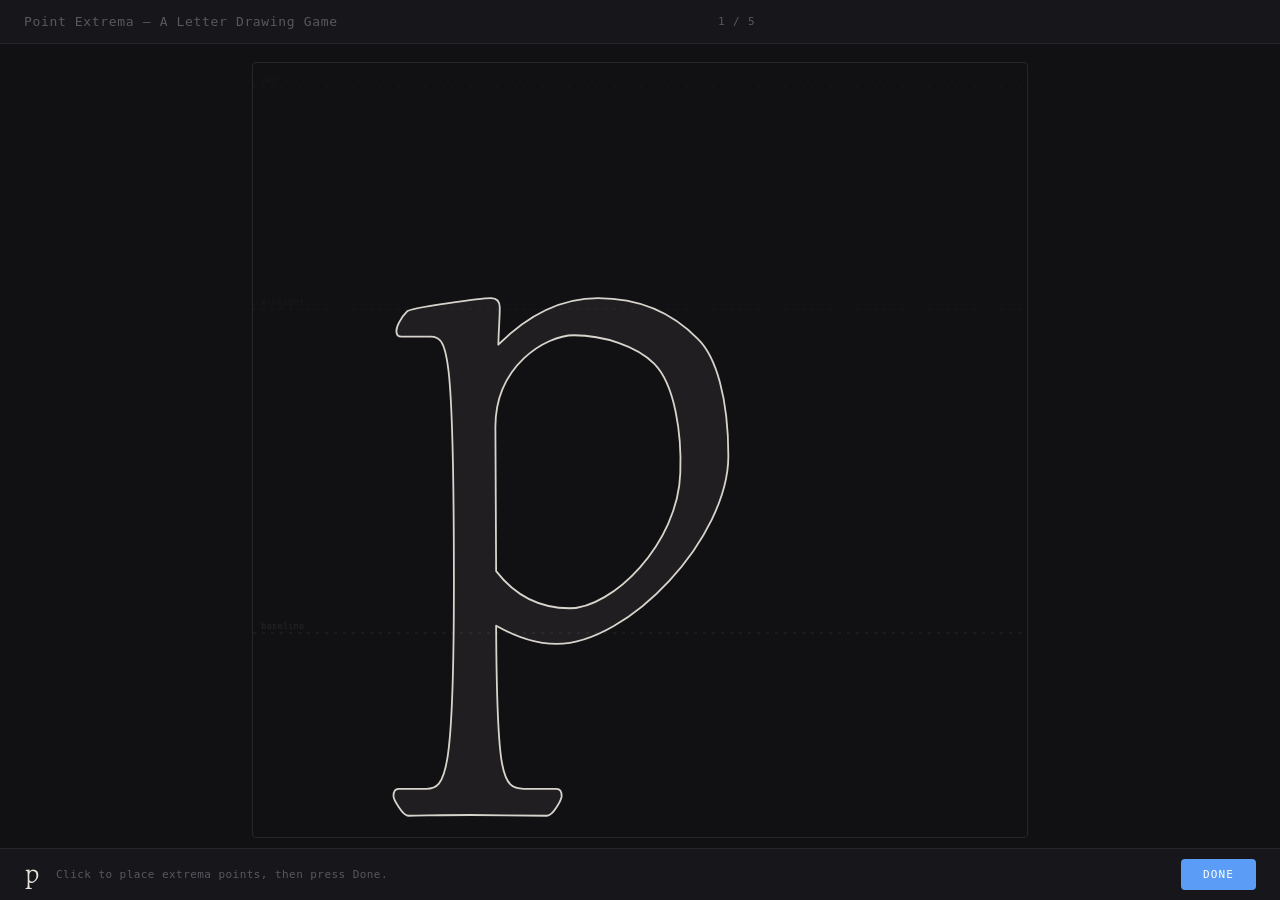
<file: index.html>
<!DOCTYPE html>
<html lang="en">
<head>
<meta charset="UTF-8">
<meta name="viewport" content="width=device-width, initial-scale=1.0">
<title>Points Extrema</title>
<link rel="stylesheet" href="styles.css">
</head>
<body>
<div id="app">
  <div id="topbar">
    <span class="logo">Point Extrema — A Letter Drawing Game</span>
    <div id="step-counter"></div>
    <div style="width:120px"></div>
  </div>

  <div id="canvas-wrap">
    <canvas id="glyph-canvas"></canvas>
    <div id="coord-readout"></div>
  </div>

  <div id="bottombar">
    <span id="letter-label">a</span>
    <span id="instructions">Click to place extrema points, then press Done.</span>
    <button id="action-btn" class="action-btn check">Done</button>
  </div>

  <!-- Score screen -->
  <div id="score-screen">
    <div class="sc-title">Round Complete</div>
    <div class="sc-big" id="sc-big-num">0</div>
    <div class="sc-sub" id="sc-sub-text">Keep practicing</div>
    <div class="sc-breakdown" id="sc-breakdown"></div>
    <button class="sc-restart" id="sc-restart-btn">Play Again</button>
  </div>
</div>
<script src="script.js"></script>
</body>
</html>
</file>
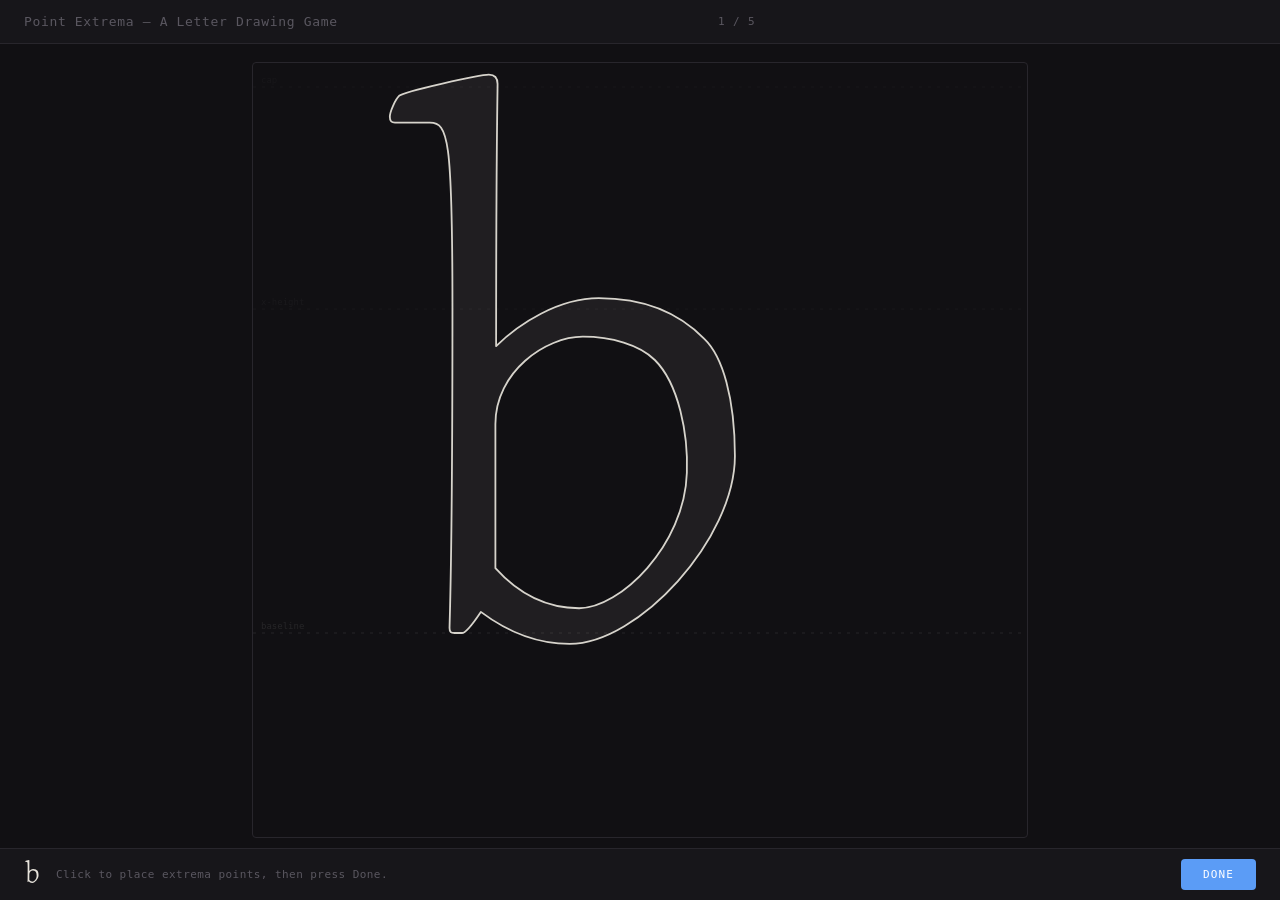
<file: chaplin-extrema-game.html>
<!DOCTYPE html>
<html lang="en">
<head>
<meta charset="UTF-8">
<meta name="viewport" content="width=device-width, initial-scale=1.0">
<title>Extrema — Chaplin Light</title>
<style>
@font-face{font-family:'Chaplin';src:url('[data-uri]') format('opentype');font-weight:300}
@import url('https://fonts.googleapis.com/css2?family=IBM+Plex+Mono:wght@300;400;500&display=swap');
*,*::before,*::after{box-sizing:border-box;margin:0;padding:0}
:root{
  --bg:#111013;--surface:#17161A;--border:#28262C;
  --text:#E8E4DC;--muted:#5A5760;--dim:#333038;
  --accent:#FF5C3A;--accent2:#5B9CF6;--green:#3EC97A;
}
html,body{height:100%;background:var(--bg);color:var(--text);font-family:'IBM Plex Mono',monospace;overflow:hidden}
#app{display:flex;flex-direction:column;height:100vh;align-items:center;justify-content:center;position:relative}

/* Top bar */
#topbar{
  position:absolute;top:0;left:0;right:0;height:44px;
  display:flex;align-items:center;justify-content:space-between;
  padding:0 24px;border-bottom:1px solid var(--border);
  background:var(--surface);
}
.logo{font-size:13px;letter-spacing:0.05em;color:var(--muted)}
.logo em{font-style:normal;color:var(--accent)}
#step-counter{font-size:11px;color:var(--muted);letter-spacing:0.08em;font-family:'IBM Plex Mono',monospace}

/* Canvas area */
#canvas-wrap{
  position:relative;
  background:var(--bg);
  border:1px solid var(--border);
  border-radius:4px;
  overflow:hidden;
}
#glyph-canvas{display:block;cursor:crosshair}

/* Bottom bar */
#bottombar{
  position:absolute;bottom:0;left:0;right:0;height:52px;
  display:flex;align-items:center;justify-content:space-between;
  padding:0 24px;border-top:1px solid var(--border);
  background:var(--surface);
}
#letter-label{font-size:28px;font-family:'Chaplin',serif;color:var(--text);line-height:1;margin-right:16px}
#instructions{font-size:11px;color:var(--muted);letter-spacing:0.04em;flex:1}
#action-btn{
  padding:9px 22px;border-radius:4px;border:none;cursor:pointer;
  font-family:'IBM Plex Mono',monospace;font-size:11px;
  text-transform:uppercase;letter-spacing:0.1em;font-weight:500;
  transition:all 0.15s;
}
#action-btn.check{background:var(--accent2);color:#fff}
#action-btn.check:hover{background:#4a8ae0}
#action-btn.next{background:var(--accent);color:#fff}
#action-btn.next:hover{background:#e84d2a}
#action-btn.finish{background:var(--green);color:#111}
#action-btn.finish:hover{background:#30b368}

/* Coord readout */
#coord-readout{
  position:absolute;bottom:60px;right:0;
  font-size:10px;color:var(--muted);letter-spacing:0.06em;
  padding:4px 10px;
}

/* Score screen */
#score-screen{
  position:absolute;inset:0;background:var(--bg);
  display:none;flex-direction:column;align-items:center;justify-content:center;
  gap:0;z-index:50;
}
#score-screen.show{display:flex}
.sc-title{font-size:11px;text-transform:uppercase;letter-spacing:0.2em;color:var(--muted);margin-bottom:24px}
.sc-big{font-size:96px;font-weight:300;letter-spacing:-0.04em;color:var(--text);line-height:1;margin-bottom:4px}
.sc-sub{font-size:13px;color:var(--muted);margin-bottom:48px}
.sc-breakdown{display:flex;flex-direction:column;gap:6px;margin-bottom:48px;min-width:260px}
.sc-row{display:flex;align-items:center;gap:12px;padding:8px 14px;border-radius:5px;background:var(--surface);border:1px solid var(--border)}
.sc-char{font-family:'Chaplin',serif;font-size:24px;width:28px;text-align:center;line-height:1}
.sc-bar-wrap{flex:1;height:3px;background:var(--dim);border-radius:2px;overflow:hidden}
.sc-bar{height:100%;border-radius:2px;transition:width 0.6s ease;background:var(--green)}
.sc-pts{font-size:11px;color:var(--muted);min-width:40px;text-align:right}
.sc-restart{
  padding:10px 28px;border-radius:4px;background:var(--accent);color:#fff;
  border:none;cursor:pointer;font-family:'IBM Plex Mono',monospace;
  font-size:11px;text-transform:uppercase;letter-spacing:0.1em;
  transition:all 0.15s;
}
.sc-restart:hover{background:#e84d2a}

/* Click marker ripple */
@keyframes rippleAnim{0%{transform:scale(0.3);opacity:1}100%{transform:scale(2.5);opacity:0}}
/* Reveal pulse */
@keyframes revealPulse{0%{opacity:0;transform:scale(0.5)}60%{opacity:1;transform:scale(1.15)}100%{opacity:1;transform:scale(1)}}
</style>
</head>
<body>
<div id="app">
  <div id="topbar">
    <span class="logo">Point Extrema — A Letter Drawing Game</span>
    <div id="step-counter"></div>
    <div style="width:120px"></div>
  </div>

  <div id="canvas-wrap">
    <canvas id="glyph-canvas"></canvas>
    <div id="coord-readout"></div>
  </div>

  <div id="bottombar">
    <span id="letter-label">a</span>
    <span id="instructions">Click to place extrema points, then press Done.</span>
    <button id="action-btn" class="action-btn check">Done</button>
  </div>

  <!-- Score screen -->
  <div id="score-screen">
    <div class="sc-title">Round Complete</div>
    <div class="sc-big" id="sc-big-num">0</div>
    <div class="sc-sub" id="sc-sub-text">Keep practicing</div>
    <div class="sc-breakdown" id="sc-breakdown"></div>
    <button class="sc-restart" id="sc-restart-btn">Play Again</button>
  </div>
</div>
<script>
const GLYPHS = {"a":{"segments":[{"type":"M","x":392,"y":316},{"type":"C","x1":392,"y1":387,"x2":329,"y2":460,"x":271,"y":460},{"type":"C","x1":188,"y1":460,"x2":76,"y2":378,"x":76,"y":367},{"type":"C","x1":76,"y1":361,"x2":87,"y2":345,"x":92,"y":345},{"type":"C","x1":103,"y1":345,"x2":176,"y2":406,"x":247,"y":406},{"type":"C","x1":297,"y1":406,"x2":333,"y2":358,"x":333,"y":308},{"type":"C","x1":333,"y1":295,"x2":333,"y2":281,"x":333,"y":264},{"type":"C","x1":210,"y1":246,"x2":60,"y2":188,"x":60,"y":127},{"type":"C","x1":60,"y1":32,"x2":87,"y2":-15,"x":178,"y":-15},{"type":"C","x1":241,"y1":-15,"x2":297,"y2":21,"x":333,"y":47},{"type":"C","x1":333,"y1":34,"x2":333,"y2":19,"x":333,"y":2},{"type":"C","x1":333,"y1":-12,"x2":339,"y2":-15,"x":347,"y":-15},{"type":"C","x1":360,"y1":-15,"x2":436,"y2":1,"x":441,"y":6},{"type":"C","x1":447,"y1":12,"x2":453,"y2":27,"x":453,"y":31},{"type":"C","x1":453,"y1":36,"x2":451,"y2":38,"x":447,"y":38},{"type":"L","x":413,"y":37},{"type":"C","x1":396,"y1":36,"x2":392,"y2":51,"x":392,"y":138},{"type":"Z"},{"type":"M","x":124,"y":118},{"type":"C","x1":124,"y1":154,"x2":221,"y2":215,"x":334,"y":230},{"type":"C","x1":334,"y1":209,"x2":334,"y2":186,"x":334,"y":161},{"type":"C","x1":334,"y1":128,"x2":334,"y2":104,"x":334,"y":82},{"type":"C","x1":305,"y1":63,"x2":248,"y2":31,"x":189,"y":31},{"type":"C","x1":146,"y1":31,"x2":124,"y2":63,"x":124,"y":118},{"type":"Z"}],"oncurve":[{"x":392,"y":316},{"x":271,"y":460},{"x":76,"y":367},{"x":92,"y":345},{"x":247,"y":406},{"x":333,"y":308},{"x":333,"y":264},{"x":60,"y":127},{"x":178,"y":-15},{"x":333,"y":47},{"x":333,"y":2},{"x":347,"y":-15},{"x":441,"y":6},{"x":453,"y":31},{"x":447,"y":38},{"x":413,"y":37},{"x":392,"y":138},{"x":124,"y":118},{"x":334,"y":230},{"x":334,"y":161},{"x":334,"y":82},{"x":189,"y":31}],"extrema":[{"x":271,"y":460,"axis":"y","label":"Topmost"},{"x":392,"y":316,"axis":"x","label":"Vertical tangent"},{"x":76,"y":367,"axis":"x","label":"Vertical tangent"},{"x":92,"y":345,"axis":"y","label":"Horizontal tangent"},{"x":247,"y":406,"axis":"y","label":"Horizontal tangent"},{"x":333,"y":308,"axis":"x","label":"Vertical tangent"},{"x":333,"y":264,"axis":"x","label":"Vertical tangent"},{"x":60,"y":127,"axis":"x","label":"Leftmost"},{"x":178,"y":-15,"axis":"y","label":"Bottommost"},{"x":333,"y":2,"axis":"x","label":"Vertical tangent"},{"x":333,"y":47,"axis":"x","label":"Vertical tangent"},{"x":347,"y":-15,"axis":"y","label":"Horizontal tangent"},{"x":453,"y":31,"axis":"x","label":"Rightmost"},{"x":447,"y":38,"axis":"y","label":"Horizontal tangent"},{"x":392,"y":138,"axis":"x","label":"Vertical tangent"},{"x":413,"y":37,"axis":"y","label":"Horizontal tangent"},{"x":124,"y":118,"axis":"x","label":"Vertical tangent"},{"x":334,"y":161,"axis":"x","label":"Vertical tangent"},{"x":334,"y":230,"axis":"x","label":"Vertical tangent"},{"x":334,"y":82,"axis":"x","label":"Vertical tangent"},{"x":189,"y":31,"axis":"y","label":"Horizontal tangent"}]},"b":{"segments":[{"type":"M","x":519,"y":243},{"type":"C","x1":519,"y1":323,"x2":502,"y2":380,"x":477,"y":404},{"type":"C","x1":443,"y1":439,"x2":397,"y2":460,"x":332,"y":460},{"type":"C","x1":277,"y1":460,"x2":222,"y2":425,"x":191,"y":394},{"type":"C","x1":191,"y1":652,"x2":193,"y2":746,"x":193,"y":754},{"type":"C","x1":193,"y1":764,"x2":187,"y2":767,"x":181,"y":767},{"type":"C","x1":169,"y1":767,"x2":64,"y2":744,"x":58,"y":738},{"type":"C","x1":52,"y1":732,"x2":45,"y2":716,"x":45,"y":709},{"type":"C","x1":45,"y1":703,"x2":47,"y2":701,"x":52,"y":701},{"type":"L","x":100,"y":701},{"type":"C","x1":125,"y1":701,"x2":131,"y2":680,"x":131,"y":449},{"type":"C","x1":131,"y1":106,"x2":127,"y2":14,"x":127,"y":7},{"type":"C","x1":127,"y1":1,"x2":129,"y2":0,"x":134,"y":0},{"type":"L","x":144,"y":0},{"type":"C","x1":149,"y1":0,"x2":160,"y2":14,"x":170,"y":29},{"type":"C","x1":202,"y1":5,"x2":245,"y2":-15,"x":292,"y":-15},{"type":"C","x1":386,"y1":-15,"x2":519,"y2":129,"x":519,"y":243},{"type":"Z"},{"type":"M","x":193,"y":754},{"type":"C","x1":193,"y1":755,"x2":193,"y2":755,"x":193,"y":754},{"type":"Z"},{"type":"M","x":190,"y":287},{"type":"C","x1":190,"y1":359,"x2":259,"y2":407,"x":310,"y":407},{"type":"C","x1":349,"y1":407,"x2":388,"y2":396,"x":409,"y":375},{"type":"C","x1":442,"y1":342,"x2":455,"y2":273,"x":453,"y":220},{"type":"C","x1":450,"y1":120,"x2":361,"y2":34,"x":305,"y":34},{"type":"C","x1":254,"y1":34,"x2":217,"y2":59,"x":190,"y":89},{"type":"Z"}],"oncurve":[{"x":519,"y":243},{"x":477,"y":404},{"x":332,"y":460},{"x":191,"y":394},{"x":193,"y":754},{"x":181,"y":767},{"x":58,"y":738},{"x":45,"y":709},{"x":52,"y":701},{"x":100,"y":701},{"x":131,"y":449},{"x":127,"y":7},{"x":134,"y":0},{"x":144,"y":0},{"x":170,"y":29},{"x":292,"y":-15},{"x":190,"y":287},{"x":310,"y":407},{"x":409,"y":375},{"x":453,"y":220},{"x":305,"y":34},{"x":190,"y":89}],"extrema":[{"x":519,"y":243,"axis":"x","label":"Rightmost"},{"x":332,"y":460,"axis":"y","label":"Horizontal tangent"},{"x":193,"y":754,"axis":"x","label":"Vertical tangent"},{"x":191,"y":394,"axis":"x","label":"Vertical tangent"},{"x":181,"y":767,"axis":"y","label":"Topmost"},{"x":45,"y":709,"axis":"x","label":"Leftmost"},{"x":52,"y":701,"axis":"y","label":"Horizontal tangent"},{"x":131,"y":449,"axis":"x","label":"Vertical tangent"},{"x":100,"y":701,"axis":"y","label":"Horizontal tangent"},{"x":127,"y":7,"axis":"x","label":"Vertical tangent"},{"x":134,"y":0,"axis":"y","label":"Horizontal tangent"},{"x":144,"y":0,"axis":"y","label":"Horizontal tangent"},{"x":292,"y":-15,"axis":"y","label":"Bottommost"},{"x":310,"y":407,"axis":"y","label":"Horizontal tangent"},{"x":190,"y":287,"axis":"x","label":"Vertical tangent"},{"x":453,"y":220,"axis":"x","label":"Vertical tangent"},{"x":305,"y":34,"axis":"y","label":"Horizontal tangent"}]},"c":{"segments":[{"type":"M","x":296,"y":460},{"type":"C","x1":185,"y1":460,"x2":60,"y2":329,"x":60,"y":218},{"type":"C","x1":60,"y1":128,"x2":82,"y2":71,"x":109,"y":44},{"type":"C","x1":130,"y1":23,"x2":182,"y2":-15,"x":246,"y":-15},{"type":"C","x1":329,"y1":-15,"x2":412,"y2":53,"x":412,"y":62},{"type":"C","x1":412,"y1":68,"x2":399,"y2":86,"x":395,"y":86},{"type":"C","x1":389,"y1":86,"x2":325,"y2":35,"x":270,"y":35},{"type":"C","x1":225,"y1":35,"x2":195,"y2":52,"x":168,"y":79},{"type":"C","x1":145,"y1":101,"x2":127,"y2":180,"x":127,"y":240},{"type":"C","x1":127,"y1":337,"x2":205,"y2":412,"x":258,"y":412},{"type":"C","x1":309,"y1":412,"x2":352,"y2":379,"x":360,"y":379},{"type":"C","x1":368,"y1":379,"x2":395,"y2":433,"x":395,"y":441},{"type":"C","x1":395,"y1":449,"x2":346,"y2":460,"x":296,"y":460},{"type":"Z"}],"oncurve":[{"x":296,"y":460},{"x":60,"y":218},{"x":109,"y":44},{"x":246,"y":-15},{"x":412,"y":62},{"x":395,"y":86},{"x":270,"y":35},{"x":168,"y":79},{"x":127,"y":240},{"x":258,"y":412},{"x":360,"y":379},{"x":395,"y":441}],"extrema":[{"x":60,"y":218,"axis":"x","label":"Leftmost"},{"x":296,"y":460,"axis":"y","label":"Topmost"},{"x":246,"y":-15,"axis":"y","label":"Bottommost"},{"x":412,"y":62,"axis":"x","label":"Rightmost"},{"x":395,"y":86,"axis":"y","label":"Horizontal tangent"},{"x":270,"y":35,"axis":"y","label":"Horizontal tangent"},{"x":127,"y":240,"axis":"x","label":"Vertical tangent"},{"x":258,"y":412,"axis":"y","label":"Horizontal tangent"},{"x":360,"y":379,"axis":"y","label":"Horizontal tangent"},{"x":395,"y":441,"axis":"x","label":"Vertical tangent"}]},"d":{"segments":[{"type":"M","x":376,"y":4},{"type":"C","x1":376,"y1":-10,"x2":383,"y2":-15,"x":391,"y":-15},{"type":"C","x1":406,"y1":-15,"x2":499,"y2":1,"x":504,"y":6},{"type":"C","x1":511,"y1":13,"x2":516,"y2":31,"x":516,"y":36},{"type":"C","x1":516,"y1":41,"x2":514,"y2":43,"x":510,"y":43},{"type":"L","x":469,"y":42},{"type":"C","x1":443,"y1":41,"x2":439,"y2":54,"x":439,"y":428},{"type":"C","x1":439,"y1":666,"x2":441,"y2":747,"x":442,"y":755},{"type":"C","x1":442,"y1":764,"x2":436,"y2":767,"x":430,"y":767},{"type":"C","x1":418,"y1":767,"x2":312,"y2":744,"x":306,"y":738},{"type":"C","x1":300,"y1":732,"x2":293,"y2":716,"x":293,"y":709},{"type":"C","x1":293,"y1":703,"x2":295,"y2":701,"x":300,"y":701},{"type":"L","x":349,"y":701},{"type":"C","x1":374,"y1":701,"x2":379,"y2":680,"x":379,"y":449},{"type":"L","x":379,"y":442},{"type":"C","x1":357,"y1":452,"x2":328,"y2":460,"x":296,"y":460},{"type":"C","x1":194,"y1":460,"x2":60,"y2":326,"x":60,"y":218},{"type":"C","x1":60,"y1":128,"x2":82,"y2":71,"x":109,"y":44},{"type":"C","x1":130,"y1":23,"x2":182,"y2":-15,"x":246,"y":-15},{"type":"C","x1":309,"y1":-15,"x2":350,"y2":24,"x":377,"y":55},{"type":"C","x1":376,"y1":25,"x2":376,"y2":9,"x":376,"y":4},{"type":"Z"},{"type":"M","x":442,"y":754},{"type":"C","x1":442,"y1":755,"x2":442,"y2":755,"x":442,"y":755},{"type":"Z"},{"type":"M","x":171,"y":79},{"type":"C","x1":148,"y1":101,"x2":130,"y2":180,"x":130,"y":240},{"type":"C","x1":130,"y1":338,"x2":211,"y2":414,"x":270,"y":414},{"type":"C","x1":315,"y1":414,"x2":354,"y2":396,"x":379,"y":376},{"type":"C","x1":379,"y1":244,"x2":378,"y2":157,"x":377,"y":99},{"type":"C","x1":355,"y1":76,"x2":314,"y2":36,"x":264,"y":36},{"type":"C","x1":220,"y1":36,"x2":198,"y2":52,"x":171,"y":79},{"type":"Z"}],"oncurve":[{"x":376,"y":4},{"x":391,"y":-15},{"x":504,"y":6},{"x":516,"y":36},{"x":510,"y":43},{"x":469,"y":42},{"x":439,"y":428},{"x":442,"y":755},{"x":430,"y":767},{"x":306,"y":738},{"x":293,"y":709},{"x":300,"y":701},{"x":349,"y":701},{"x":379,"y":449},{"x":379,"y":442},{"x":296,"y":460},{"x":60,"y":218},{"x":109,"y":44},{"x":246,"y":-15},{"x":377,"y":55},{"x":171,"y":79},{"x":130,"y":240},{"x":270,"y":414},{"x":379,"y":376},{"x":377,"y":99},{"x":264,"y":36}],"extrema":[{"x":391,"y":-15,"axis":"y","label":"Bottommost"},{"x":376,"y":4,"axis":"x","label":"Vertical tangent"},{"x":516,"y":36,"axis":"x","label":"Rightmost"},{"x":510,"y":43,"axis":"y","label":"Horizontal tangent"},{"x":439,"y":428,"axis":"x","label":"Vertical tangent"},{"x":469,"y":42,"axis":"y","label":"Horizontal tangent"},{"x":442,"y":755,"axis":"x","label":"Vertical tangent"},{"x":430,"y":767,"axis":"y","label":"Topmost"},{"x":293,"y":709,"axis":"x","label":"Vertical tangent"},{"x":300,"y":701,"axis":"y","label":"Horizontal tangent"},{"x":379,"y":449,"axis":"x","label":"Vertical tangent"},{"x":349,"y":701,"axis":"y","label":"Horizontal tangent"},{"x":296,"y":460,"axis":"y","label":"Horizontal tangent"},{"x":60,"y":218,"axis":"x","label":"Leftmost"},{"x":246,"y":-15,"axis":"y","label":"Horizontal tangent"},{"x":377,"y":55,"axis":"x","label":"Vertical tangent"},{"x":130,"y":240,"axis":"x","label":"Vertical tangent"},{"x":270,"y":414,"axis":"y","label":"Horizontal tangent"},{"x":377,"y":99,"axis":"x","label":"Vertical tangent"},{"x":379,"y":376,"axis":"x","label":"Vertical tangent"},{"x":264,"y":36,"axis":"y","label":"Horizontal tangent"}]},"e":{"segments":[{"type":"M","x":60,"y":229},{"type":"C","x1":60,"y1":134,"x2":85,"y2":72,"x":113,"y":44},{"type":"C","x1":137,"y1":19,"x2":191,"y2":-15,"x":266,"y":-15},{"type":"C","x1":344,"y1":-15,"x2":431,"y2":42,"x":431,"y":50},{"type":"C","x1":431,"y1":59,"x2":421,"y2":75,"x":414,"y":75},{"type":"C","x1":409,"y1":75,"x2":352,"y2":36,"x":289,"y":35},{"type":"C","x1":244,"y1":34,"x2":210,"y2":42,"x":171,"y":81},{"type":"C","x1":146,"y1":106,"x2":133,"y2":154,"x":129,"y":206},{"type":"C","x1":196,"y1":221,"x2":390,"y2":246,"x":407,"y":246},{"type":"C","x1":419,"y1":246,"x2":429,"y2":281,"x":429,"y":331},{"type":"C","x1":429,"y1":381,"x2":350,"y2":460,"x":274,"y":460},{"type":"C","x1":183,"y1":460,"x2":60,"y2":341,"x":60,"y":229},{"type":"Z"},{"type":"M","x":127,"y":250},{"type":"C","x1":127,"y1":337,"x2":197,"y2":413,"x":254,"y":413},{"type":"C","x1":317,"y1":413,"x2":375,"y2":361,"x":367,"y":283},{"type":"C","x1":294,"y1":265,"x2":203,"y2":254,"x":127,"y":246},{"type":"Z"}],"oncurve":[{"x":60,"y":229},{"x":113,"y":44},{"x":266,"y":-15},{"x":431,"y":50},{"x":414,"y":75},{"x":289,"y":35},{"x":171,"y":81},{"x":129,"y":206},{"x":407,"y":246},{"x":429,"y":331},{"x":274,"y":460},{"x":127,"y":250},{"x":254,"y":413},{"x":367,"y":283},{"x":127,"y":246}],"extrema":[{"x":60,"y":229,"axis":"x","label":"Leftmost"},{"x":266,"y":-15,"axis":"y","label":"Bottommost"},{"x":431,"y":50,"axis":"x","label":"Rightmost"},{"x":414,"y":75,"axis":"y","label":"Horizontal tangent"},{"x":289,"y":35,"axis":"y","label":"Horizontal tangent"},{"x":407,"y":246,"axis":"y","label":"Horizontal tangent"},{"x":429,"y":331,"axis":"x","label":"Vertical tangent"},{"x":274,"y":460,"axis":"y","label":"Topmost"},{"x":254,"y":413,"axis":"y","label":"Horizontal tangent"},{"x":127,"y":250,"axis":"x","label":"Vertical tangent"}]},"f":{"segments":[{"type":"M","x":190,"y":338},{"type":"C","x1":190,"y1":363,"x2":190,"y2":386,"x":191,"y":407},{"type":"L","x":304,"y":403},{"type":"C","x1":315,"y1":403,"x2":329,"y2":429,"x":329,"y":437},{"type":"C","x1":329,"y1":443,"x2":326,"y2":445,"x":321,"y":445},{"type":"L","x":193,"y":445},{"type":"C","x1":199,"y1":539,"x2":214,"y2":583,"x":241,"y":611},{"type":"C","x1":271,"y1":610,"x2":301,"y2":604,"x":317,"y":604},{"type":"C","x1":327,"y1":604,"x2":347,"y2":658,"x":347,"y":665},{"type":"C","x1":347,"y1":675,"x2":344,"y2":680,"x":334,"y":680},{"type":"C","x1":239,"y1":680,"x2":144,"y2":595,"x":131,"y":445},{"type":"L","x":46,"y":445},{"type":"C","x1":40,"y1":445,"x2":35,"y2":435,"x":35,"y":419},{"type":"C","x1":35,"y1":412,"x2":38,"y2":409,"x":46,"y":409},{"type":"L","x":130,"y":409},{"type":"L","x":130,"y":117},{"type":"C","x1":130,"y1":55,"x2":121,"y2":37,"x":101,"y":37},{"type":"L","x":55,"y":37},{"type":"C","x1":50,"y1":37,"x2":48,"y2":33,"x":48,"y":27},{"type":"C","x1":48,"y1":22,"x2":62,"y2":0,"x":68,"y":0},{"type":"C","x1":83,"y1":0,"x2":137,"y2":1,"x":168,"y":1},{"type":"C","x1":185,"y1":1,"x2":248,"y2":0,"x":258,"y":0},{"type":"C","x1":266,"y1":0,"x2":279,"y2":22,"x":279,"y":27},{"type":"C","x1":279,"y1":33,"x2":277,"y2":37,"x":272,"y":37},{"type":"L","x":219,"y":37},{"type":"C","x1":196,"y1":37,"x2":190,"y2":50,"x":190,"y":338},{"type":"Z"}],"oncurve":[{"x":190,"y":338},{"x":191,"y":407},{"x":304,"y":403},{"x":329,"y":437},{"x":321,"y":445},{"x":193,"y":445},{"x":241,"y":611},{"x":317,"y":604},{"x":347,"y":665},{"x":334,"y":680},{"x":131,"y":445},{"x":46,"y":445},{"x":35,"y":419},{"x":46,"y":409},{"x":130,"y":409},{"x":130,"y":117},{"x":101,"y":37},{"x":55,"y":37},{"x":48,"y":27},{"x":68,"y":0},{"x":168,"y":1},{"x":258,"y":0},{"x":279,"y":27},{"x":272,"y":37},{"x":219,"y":37}],"extrema":[{"x":191,"y":407,"axis":"x","label":"Vertical tangent"},{"x":190,"y":338,"axis":"x","label":"Vertical tangent"},{"x":329,"y":437,"axis":"x","label":"Vertical tangent"},{"x":304,"y":403,"axis":"y","label":"Horizontal tangent"},{"x":321,"y":445,"axis":"y","label":"Horizontal tangent"},{"x":317,"y":604,"axis":"y","label":"Horizontal tangent"},{"x":241,"y":611,"axis":"y","label":"Horizontal tangent"},{"x":347,"y":665,"axis":"x","label":"Rightmost"},{"x":334,"y":680,"axis":"y","label":"Topmost"},{"x":35,"y":419,"axis":"x","label":"Leftmost"},{"x":46,"y":445,"axis":"y","label":"Horizontal tangent"},{"x":46,"y":409,"axis":"y","label":"Horizontal tangent"},{"x":101,"y":37,"axis":"y","label":"Horizontal tangent"},{"x":130,"y":117,"axis":"x","label":"Vertical tangent"},{"x":48,"y":27,"axis":"x","label":"Vertical tangent"},{"x":55,"y":37,"axis":"y","label":"Horizontal tangent"},{"x":68,"y":0,"axis":"y","label":"Bottommost"},{"x":168,"y":1,"axis":"y","label":"Horizontal tangent"},{"x":258,"y":0,"axis":"y","label":"Horizontal tangent"},{"x":279,"y":27,"axis":"x","label":"Vertical tangent"},{"x":272,"y":37,"axis":"y","label":"Horizontal tangent"},{"x":219,"y":37,"axis":"y","label":"Horizontal tangent"}]},"g":{"segments":[{"type":"M","x":7,"y":-139},{"type":"C","x1":7,"y1":-194,"x2":104,"y2":-265,"x":229,"y":-265},{"type":"C","x1":348,"y1":-265,"x2":502,"y2":-154,"x":502,"y":-54},{"type":"C","x1":502,"y1":96,"x2":141,"y2":-9,"x":141,"y":82},{"type":"C","x1":141,"y1":98,"x2":159,"y2":118,"x":181,"y":132},{"type":"C","x1":192,"y1":129,"x2":203,"y2":128,"x":216,"y":128},{"type":"C","x1":325,"y1":128,"x2":410,"y2":213,"x":410,"y":295},{"type":"C","x1":410,"y1":351,"x2":396,"y2":398,"x":364,"y":428},{"type":"C","x1":372,"y1":432,"x2":382,"y2":436,"x":393,"y":439},{"type":"C","x1":419,"y1":437,"x2":441,"y2":432,"x":452,"y":432},{"type":"C","x1":462,"y1":432,"x2":474,"y2":481,"x":474,"y":496},{"type":"C","x1":474,"y1":502,"x2":472,"y2":506,"x":467,"y":506},{"type":"C","x1":402,"y1":506,"x2":358,"y2":483,"x":332,"y":449},{"type":"C","x1":316,"y1":456,"x2":297,"y2":460,"x":275,"y":460},{"type":"C","x1":166,"y1":460,"x2":81,"y2":375,"x":81,"y":293},{"type":"C","x1":81,"y1":226,"x2":102,"y2":170,"x":149,"y":144},{"type":"C","x1":115,"y1":118,"x2":84,"y2":84,"x":84,"y":52},{"type":"C","x1":84,"y1":26,"x2":100,"y2":10,"x":125,"y":0},{"type":"C","x1":75,"y1":-29,"x2":7,"y2":-77,"x":7,"y":-139},{"type":"Z"},{"type":"M","x":241,"y":170},{"type":"C","x1":186,"y1":170,"x2":141,"y2":204,"x":141,"y":308},{"type":"C","x1":141,"y1":374,"x2":212,"y2":420,"x":253,"y":420},{"type":"C","x1":307,"y1":420,"x2":352,"y2":386,"x":352,"y":280},{"type":"C","x1":352,"y1":216,"x2":281,"y2":170,"x":241,"y":170},{"type":"Z"},{"type":"M","x":73,"y":-115},{"type":"C","x1":73,"y1":-80,"x2":116,"y2":-38,"x":169,"y":-12},{"type":"C","x1":273,"y1":-29,"x2":437,"y2":-6,"x":437,"y":-78},{"type":"C","x1":437,"y1":-131,"x2":341,"y2":-217,"x":256,"y":-217},{"type":"C","x1":158,"y1":-217,"x2":73,"y2":-175,"x":73,"y":-115},{"type":"Z"}],"oncurve":[{"x":7,"y":-139},{"x":229,"y":-265},{"x":502,"y":-54},{"x":141,"y":82},{"x":181,"y":132},{"x":216,"y":128},{"x":410,"y":295},{"x":364,"y":428},{"x":393,"y":439},{"x":452,"y":432},{"x":474,"y":496},{"x":467,"y":506},{"x":332,"y":449},{"x":275,"y":460},{"x":81,"y":293},{"x":149,"y":144},{"x":84,"y":52},{"x":125,"y":0},{"x":241,"y":170},{"x":141,"y":308},{"x":253,"y":420},{"x":352,"y":280},{"x":73,"y":-115},{"x":169,"y":-12},{"x":437,"y":-78},{"x":256,"y":-217}],"extrema":[{"x":229,"y":-265,"axis":"y","label":"Bottommost"},{"x":7,"y":-139,"axis":"x","label":"Leftmost"},{"x":502,"y":-54,"axis":"x","label":"Rightmost"},{"x":141,"y":82,"axis":"x","label":"Vertical tangent"},{"x":216,"y":128,"axis":"y","label":"Horizontal tangent"},{"x":181,"y":132,"axis":"y","label":"Horizontal tangent"},{"x":410,"y":295,"axis":"x","label":"Vertical tangent"},{"x":393,"y":439,"axis":"y","label":"Horizontal tangent"},{"x":452,"y":432,"axis":"y","label":"Horizontal tangent"},{"x":474,"y":496,"axis":"x","label":"Vertical tangent"},{"x":467,"y":506,"axis":"y","label":"Topmost"},{"x":275,"y":460,"axis":"y","label":"Horizontal tangent"},{"x":81,"y":293,"axis":"x","label":"Vertical tangent"},{"x":84,"y":52,"axis":"x","label":"Vertical tangent"},{"x":141,"y":308,"axis":"x","label":"Vertical tangent"},{"x":241,"y":170,"axis":"y","label":"Horizontal tangent"},{"x":253,"y":420,"axis":"y","label":"Horizontal tangent"},{"x":352,"y":280,"axis":"x","label":"Vertical tangent"},{"x":73,"y":-115,"axis":"x","label":"Vertical tangent"},{"x":437,"y":-78,"axis":"x","label":"Vertical tangent"},{"x":256,"y":-217,"axis":"y","label":"Horizontal tangent"}]},"h":{"segments":[{"type":"M","x":490,"y":145},{"type":"L","x":490,"y":324},{"type":"C","x1":490,"y1":366,"x2":433,"y2":460,"x":359,"y":460},{"type":"C","x1":305,"y1":460,"x2":240,"y2":425,"x":193,"y":376},{"type":"C","x1":193,"y1":674,"x2":196,"y2":725,"x":196,"y":752},{"type":"C","x1":196,"y1":762,"x2":190,"y2":765,"x":184,"y":765},{"type":"C","x1":172,"y1":765,"x2":75,"y2":751,"x":70,"y":746},{"type":"C","x1":58,"y1":734,"x2":53,"y2":723,"x":53,"y":717},{"type":"C","x1":53,"y1":712,"x2":56,"y2":709,"x":60,"y":709},{"type":"L","x":98,"y":709},{"type":"C","x1":125,"y1":709,"x2":134,"y2":700,"x":134,"y":378},{"type":"C","x1":134,"y1":50,"x2":125,"y2":37,"x":99,"y":37},{"type":"L","x":60,"y":37},{"type":"C","x1":55,"y1":37,"x2":53,"y2":33,"x":53,"y":27},{"type":"C","x1":53,"y1":22,"x2":66,"y2":0,"x":73,"y":0},{"type":"C","x1":86,"y1":0,"x2":124,"y2":1,"x":154,"y":1},{"type":"C","x1":176,"y1":1,"x2":234,"y2":0,"x":248,"y":0},{"type":"C","x1":256,"y1":0,"x2":268,"y2":22,"x":268,"y":27},{"type":"C","x1":268,"y1":33,"x2":266,"y2":37,"x":261,"y":37},{"type":"L","x":219,"y":37},{"type":"C","x1":202,"y1":37,"x2":194,"y2":50,"x":194,"y":269},{"type":"C","x1":194,"y1":352,"x2":280,"y2":413,"x":329,"y":413},{"type":"C","x1":380,"y1":413,"x2":430,"y2":362,"x":430,"y":299},{"type":"L","x":430,"y":155},{"type":"C","x1":430,"y1":47,"x2":421,"y2":37,"x":405,"y":37},{"type":"L","x":361,"y":37},{"type":"C","x1":356,"y1":37,"x2":354,"y2":33,"x":354,"y":27},{"type":"C","x1":354,"y1":22,"x2":365,"y2":0,"x":374,"y":0},{"type":"C","x1":387,"y1":0,"x2":427,"y2":1,"x":456,"y":1},{"type":"C","x1":473,"y1":1,"x2":527,"y2":0,"x":538,"y":0},{"type":"C","x1":544,"y1":0,"x2":558,"y2":22,"x":558,"y":27},{"type":"C","x1":558,"y1":33,"x2":556,"y2":37,"x":551,"y":37},{"type":"L","x":515,"y":37},{"type":"C","x1":498,"y1":37,"x2":490,"y2":47,"x":490,"y":145},{"type":"Z"}],"oncurve":[{"x":490,"y":145},{"x":490,"y":324},{"x":359,"y":460},{"x":193,"y":376},{"x":196,"y":752},{"x":184,"y":765},{"x":70,"y":746},{"x":53,"y":717},{"x":60,"y":709},{"x":98,"y":709},{"x":134,"y":378},{"x":99,"y":37},{"x":60,"y":37},{"x":53,"y":27},{"x":73,"y":0},{"x":154,"y":1},{"x":248,"y":0},{"x":268,"y":27},{"x":261,"y":37},{"x":219,"y":37},{"x":194,"y":269},{"x":329,"y":413},{"x":430,"y":299},{"x":430,"y":155},{"x":405,"y":37},{"x":361,"y":37},{"x":354,"y":27},{"x":374,"y":0},{"x":456,"y":1},{"x":538,"y":0},{"x":558,"y":27},{"x":551,"y":37},{"x":515,"y":37}],"extrema":[{"x":359,"y":460,"axis":"y","label":"Horizontal tangent"},{"x":490,"y":324,"axis":"x","label":"Vertical tangent"},{"x":196,"y":752,"axis":"x","label":"Vertical tangent"},{"x":193,"y":376,"axis":"x","label":"Vertical tangent"},{"x":184,"y":765,"axis":"y","label":"Topmost"},{"x":53,"y":717,"axis":"x","label":"Leftmost"},{"x":60,"y":709,"axis":"y","label":"Horizontal tangent"},{"x":134,"y":378,"axis":"x","label":"Vertical tangent"},{"x":98,"y":709,"axis":"y","label":"Horizontal tangent"},{"x":99,"y":37,"axis":"y","label":"Horizontal tangent"},{"x":53,"y":27,"axis":"x","label":"Vertical tangent"},{"x":60,"y":37,"axis":"y","label":"Horizontal tangent"},{"x":73,"y":0,"axis":"y","label":"Bottommost"},{"x":154,"y":1,"axis":"y","label":"Horizontal tangent"},{"x":248,"y":0,"axis":"y","label":"Horizontal tangent"},{"x":268,"y":27,"axis":"x","label":"Vertical tangent"},{"x":261,"y":37,"axis":"y","label":"Horizontal tangent"},{"x":194,"y":269,"axis":"x","label":"Vertical tangent"},{"x":219,"y":37,"axis":"y","label":"Horizontal tangent"},{"x":329,"y":413,"axis":"y","label":"Horizontal tangent"},{"x":430,"y":299,"axis":"x","label":"Vertical tangent"},{"x":405,"y":37,"axis":"y","label":"Horizontal tangent"},{"x":430,"y":155,"axis":"x","label":"Vertical tangent"},{"x":354,"y":27,"axis":"x","label":"Vertical tangent"},{"x":361,"y":37,"axis":"y","label":"Horizontal tangent"},{"x":374,"y":0,"axis":"y","label":"Horizontal tangent"},{"x":456,"y":1,"axis":"y","label":"Horizontal tangent"},{"x":538,"y":0,"axis":"y","label":"Horizontal tangent"},{"x":558,"y":27,"axis":"x","label":"Rightmost"},{"x":551,"y":37,"axis":"y","label":"Horizontal tangent"},{"x":490,"y":145,"axis":"x","label":"Vertical tangent"},{"x":515,"y":37,"axis":"y","label":"Horizontal tangent"}]},"i":{"segments":[{"type":"M","x":154,"y":559},{"type":"C","x1":174,"y1":559,"x2":208,"y2":591,"x":208,"y":608},{"type":"C","x1":208,"y1":625,"x2":176,"y2":657,"x":157,"y":657},{"type":"C","x1":136,"y1":657,"x2":103,"y2":620,"x":103,"y":607},{"type":"C","x1":103,"y1":593,"x2":136,"y2":559,"x":154,"y":559},{"type":"Z"},{"type":"M","x":188,"y":208},{"type":"C","x1":188,"y1":380,"x2":193,"y2":423,"x":193,"y":447},{"type":"C","x1":193,"y1":457,"x2":187,"y2":460,"x":181,"y":460},{"type":"C","x1":168,"y1":460,"x2":81,"y2":445,"x":76,"y":440},{"type":"C","x1":65,"y1":429,"x2":60,"y2":417,"x":60,"y":411},{"type":"C","x1":60,"y1":409,"x2":63,"y2":408,"x":67,"y":408},{"type":"L","x":98,"y":408},{"type":"C","x1":120,"y1":408,"x2":130,"y2":400,"x":130,"y":210},{"type":"C","x1":130,"y1":47,"x2":124,"y2":37,"x":99,"y":37},{"type":"L","x":60,"y":37},{"type":"C","x1":55,"y1":37,"x2":53,"y2":33,"x":53,"y":27},{"type":"C","x1":53,"y1":22,"x2":66,"y2":0,"x":73,"y":0},{"type":"C","x1":89,"y1":0,"x2":118,"y2":1,"x":153,"y":1},{"type":"C","x1":180,"y1":1,"x2":224,"y2":0,"x":241,"y":0},{"type":"C","x1":249,"y1":0,"x2":261,"y2":22,"x":261,"y":27},{"type":"C","x1":261,"y1":33,"x2":259,"y2":37,"x":254,"y":37},{"type":"L","x":216,"y":37},{"type":"C","x1":196,"y1":37,"x2":188,"y2":47,"x":188,"y":208},{"type":"Z"}],"oncurve":[{"x":154,"y":559},{"x":208,"y":608},{"x":157,"y":657},{"x":103,"y":607},{"x":188,"y":208},{"x":193,"y":447},{"x":181,"y":460},{"x":76,"y":440},{"x":60,"y":411},{"x":67,"y":408},{"x":98,"y":408},{"x":130,"y":210},{"x":99,"y":37},{"x":60,"y":37},{"x":53,"y":27},{"x":73,"y":0},{"x":153,"y":1},{"x":241,"y":0},{"x":261,"y":27},{"x":254,"y":37},{"x":216,"y":37}],"extrema":[{"x":208,"y":608,"axis":"x","label":"Vertical tangent"},{"x":154,"y":559,"axis":"y","label":"Horizontal tangent"},{"x":157,"y":657,"axis":"y","label":"Topmost"},{"x":103,"y":607,"axis":"x","label":"Vertical tangent"},{"x":193,"y":447,"axis":"x","label":"Vertical tangent"},{"x":188,"y":208,"axis":"x","label":"Vertical tangent"},{"x":181,"y":460,"axis":"y","label":"Horizontal tangent"},{"x":60,"y":411,"axis":"x","label":"Vertical tangent"},{"x":67,"y":408,"axis":"y","label":"Horizontal tangent"},{"x":130,"y":210,"axis":"x","label":"Vertical tangent"},{"x":98,"y":408,"axis":"y","label":"Horizontal tangent"},{"x":99,"y":37,"axis":"y","label":"Horizontal tangent"},{"x":53,"y":27,"axis":"x","label":"Leftmost"},{"x":60,"y":37,"axis":"y","label":"Horizontal tangent"},{"x":73,"y":0,"axis":"y","label":"Bottommost"},{"x":153,"y":1,"axis":"y","label":"Horizontal tangent"},{"x":241,"y":0,"axis":"y","label":"Horizontal tangent"},{"x":261,"y":27,"axis":"x","label":"Rightmost"},{"x":254,"y":37,"axis":"y","label":"Horizontal tangent"},{"x":216,"y":37,"axis":"y","label":"Horizontal tangent"}]},"j":{"segments":[{"type":"M","x":133,"y":559},{"type":"C","x1":153,"y1":559,"x2":187,"y2":591,"x":187,"y":608},{"type":"C","x1":187,"y1":625,"x2":155,"y2":657,"x":136,"y":657},{"type":"C","x1":115,"y1":657,"x2":82,"y2":620,"x":82,"y":607},{"type":"C","x1":82,"y1":593,"x2":115,"y2":559,"x":133,"y":559},{"type":"Z"},{"type":"M","x":171,"y":26},{"type":"C","x1":171,"y1":281,"x2":172,"y2":432,"x":172,"y":445},{"type":"C","x1":172,"y1":455,"x2":166,"y2":458,"x":160,"y":458},{"type":"C","x1":148,"y1":458,"x2":53,"y2":443,"x":48,"y":438},{"type":"C","x1":37,"y1":427,"x2":32,"y2":417,"x":32,"y":412},{"type":"C","x1":32,"y1":407,"x2":35,"y2":404,"x":39,"y":404},{"type":"L","x":88,"y":403},{"type":"C","x1":105,"y1":403,"x2":110,"y2":391,"x":110,"y":89},{"type":"C","x1":110,"y1":-63,"x2":95,"y2":-153,"x":58,"y":-189},{"type":"C","x1":24,"y1":-189,"x2":-3,"y2":-181,"x":-14,"y":-181},{"type":"C","x1":-23,"y1":-181,"x2":-43,"y2":-247,"x":-43,"y":-256},{"type":"C","x1":-43,"y1":-262,"x2":-38,"y2":-265,"x":-32,"y":-265},{"type":"C","x1":79,"y1":-265,"x2":171,"y2":-137,"x":171,"y":26},{"type":"Z"},{"type":"M","x":172,"y":445},{"type":"C","x1":172,"y1":446,"x2":172,"y2":447,"x":172,"y":445},{"type":"Z"},{"type":"M","x":28,"y":-206},{"type":"L","x":35,"y":-204},{"type":"C","x1":32,"y1":-205,"x2":30,"y2":-206,"x":28,"y":-206},{"type":"Z"}],"oncurve":[{"x":133,"y":559},{"x":187,"y":608},{"x":136,"y":657},{"x":82,"y":607},{"x":171,"y":26},{"x":172,"y":445},{"x":160,"y":458},{"x":48,"y":438},{"x":32,"y":412},{"x":39,"y":404},{"x":88,"y":403},{"x":110,"y":89},{"x":58,"y":-189},{"x":-14,"y":-181},{"x":-43,"y":-256},{"x":-32,"y":-265},{"x":28,"y":-206},{"x":35,"y":-204}],"extrema":[{"x":187,"y":608,"axis":"x","label":"Rightmost"},{"x":133,"y":559,"axis":"y","label":"Horizontal tangent"},{"x":136,"y":657,"axis":"y","label":"Topmost"},{"x":82,"y":607,"axis":"x","label":"Vertical tangent"},{"x":172,"y":445,"axis":"x","label":"Vertical tangent"},{"x":171,"y":26,"axis":"x","label":"Vertical tangent"},{"x":160,"y":458,"axis":"y","label":"Horizontal tangent"},{"x":32,"y":412,"axis":"x","label":"Vertical tangent"},{"x":39,"y":404,"axis":"y","label":"Horizontal tangent"},{"x":110,"y":89,"axis":"x","label":"Vertical tangent"},{"x":88,"y":403,"axis":"y","label":"Horizontal tangent"},{"x":-14,"y":-181,"axis":"y","label":"Horizontal tangent"},{"x":58,"y":-189,"axis":"y","label":"Horizontal tangent"},{"x":-43,"y":-256,"axis":"x","label":"Leftmost"},{"x":-32,"y":-265,"axis":"y","label":"Bottommost"},{"x":28,"y":-206,"axis":"x","label":"Vertical tangent"},{"x":35,"y":-204,"axis":"x","label":"Vertical tangent"}]},"k":{"segments":[{"type":"M","x":434,"y":0},{"type":"L","x":528,"y":0},{"type":"C","x1":543,"y1":0,"x2":559,"y2":17,"x":559,"y":31},{"type":"C","x1":559,"y1":37,"x2":557,"y2":41,"x":552,"y":41},{"type":"C","x1":495,"y1":41,"x2":458,"y2":57,"x":424,"y":114},{"type":"L","x":314,"y":297},{"type":"L","x":364,"y":341},{"type":"C","x1":425,"y1":396,"x2":462,"y2":402,"x":511,"y":402},{"type":"C","x1":516,"y1":402,"x2":518,"y2":406,"x":518,"y":412},{"type":"C","x1":518,"y1":421,"x2":503,"y2":445,"x":495,"y":445},{"type":"C","x1":475,"y1":445,"x2":441,"y2":444,"x":421,"y":444},{"type":"C","x1":371,"y1":444,"x2":333,"y2":445,"x":328,"y":445},{"type":"C","x1":317,"y1":445,"x2":300,"y2":418,"x":300,"y":410},{"type":"C","x1":300,"y1":405,"x2":302,"y2":402,"x":305,"y":402},{"type":"C","x1":330,"y1":402,"x2":340,"y2":399,"x":340,"y":388},{"type":"C","x1":340,"y1":378,"x2":249,"y2":294,"x":196,"y":245},{"type":"C","x1":195,"y1":285,"x2":195,"y2":333,"x":195,"y":390},{"type":"C","x1":195,"y1":705,"x2":200,"y2":734,"x":200,"y":753},{"type":"C","x1":200,"y1":763,"x2":194,"y2":766,"x":188,"y":766},{"type":"C","x1":175,"y1":766,"x2":78,"y2":751,"x":73,"y":746},{"type":"C","x1":62,"y1":735,"x2":57,"y2":723,"x":57,"y":717},{"type":"C","x1":57,"y1":715,"x2":60,"y2":714,"x":64,"y":714},{"type":"L","x":105,"y":714},{"type":"C","x1":127,"y1":714,"x2":137,"y2":701,"x":137,"y":392},{"type":"C","x1":137,"y1":58,"x2":131,"y2":37,"x":106,"y":37},{"type":"L","x":57,"y":37},{"type":"C","x1":52,"y1":37,"x2":50,"y2":33,"x":50,"y":27},{"type":"C","x1":50,"y1":22,"x2":63,"y2":0,"x":70,"y":0},{"type":"C","x1":86,"y1":0,"x2":125,"y2":1,"x":160,"y":1},{"type":"C","x1":187,"y1":1,"x2":246,"y2":0,"x":263,"y":0},{"type":"C","x1":271,"y1":0,"x2":283,"y2":22,"x":283,"y":27},{"type":"C","x1":283,"y1":33,"x2":281,"y2":37,"x":276,"y":37},{"type":"L","x":228,"y":37},{"type":"C","x1":213,"y1":37,"x2":202,"y2":48,"x":197,"y":192},{"type":"L","x":272,"y":259},{"type":"L","x":402,"y":21},{"type":"C","x1":410,"y1":6,"x2":425,"y2":0,"x":434,"y":0},{"type":"Z"}],"oncurve":[{"x":434,"y":0},{"x":528,"y":0},{"x":559,"y":31},{"x":552,"y":41},{"x":424,"y":114},{"x":314,"y":297},{"x":364,"y":341},{"x":511,"y":402},{"x":518,"y":412},{"x":495,"y":445},{"x":421,"y":444},{"x":328,"y":445},{"x":300,"y":410},{"x":305,"y":402},{"x":340,"y":388},{"x":196,"y":245},{"x":195,"y":390},{"x":200,"y":753},{"x":188,"y":766},{"x":73,"y":746},{"x":57,"y":717},{"x":64,"y":714},{"x":105,"y":714},{"x":137,"y":392},{"x":106,"y":37},{"x":57,"y":37},{"x":50,"y":27},{"x":70,"y":0},{"x":160,"y":1},{"x":263,"y":0},{"x":283,"y":27},{"x":276,"y":37},{"x":228,"y":37},{"x":197,"y":192},{"x":272,"y":259},{"x":402,"y":21}],"extrema":[{"x":559,"y":31,"axis":"x","label":"Rightmost"},{"x":528,"y":0,"axis":"y","label":"Bottommost"},{"x":552,"y":41,"axis":"y","label":"Horizontal tangent"},{"x":511,"y":402,"axis":"y","label":"Horizontal tangent"},{"x":518,"y":412,"axis":"x","label":"Vertical tangent"},{"x":495,"y":445,"axis":"y","label":"Horizontal tangent"},{"x":421,"y":444,"axis":"y","label":"Horizontal tangent"},{"x":328,"y":445,"axis":"y","label":"Horizontal tangent"},{"x":300,"y":410,"axis":"x","label":"Vertical tangent"},{"x":305,"y":402,"axis":"x","label":"Vertical tangent"},{"x":340,"y":388,"axis":"x","label":"Vertical tangent"},{"x":195,"y":390,"axis":"x","label":"Vertical tangent"},{"x":196,"y":245,"axis":"x","label":"Vertical tangent"},{"x":200,"y":753,"axis":"x","label":"Vertical tangent"},{"x":188,"y":766,"axis":"y","label":"Topmost"},{"x":57,"y":717,"axis":"x","label":"Vertical tangent"},{"x":64,"y":714,"axis":"y","label":"Horizontal tangent"},{"x":137,"y":392,"axis":"x","label":"Vertical tangent"},{"x":105,"y":714,"axis":"y","label":"Horizontal tangent"},{"x":106,"y":37,"axis":"y","label":"Horizontal tangent"},{"x":50,"y":27,"axis":"x","label":"Leftmost"},{"x":57,"y":37,"axis":"y","label":"Horizontal tangent"},{"x":70,"y":0,"axis":"y","label":"Horizontal tangent"},{"x":160,"y":1,"axis":"y","label":"Horizontal tangent"},{"x":263,"y":0,"axis":"y","label":"Horizontal tangent"},{"x":283,"y":27,"axis":"x","label":"Vertical tangent"},{"x":276,"y":37,"axis":"y","label":"Horizontal tangent"},{"x":228,"y":37,"axis":"y","label":"Horizontal tangent"},{"x":434,"y":0,"axis":"y","label":"Horizontal tangent"}]},"l":{"segments":[{"type":"M","x":198,"y":390},{"type":"C","x1":198,"y1":722,"x2":203,"y2":736,"x":203,"y":753},{"type":"C","x1":203,"y1":763,"x2":197,"y2":766,"x":191,"y":766},{"type":"C","x1":178,"y1":766,"x2":81,"y2":751,"x":76,"y":746},{"type":"C","x1":65,"y1":735,"x2":60,"y2":723,"x":60,"y":717},{"type":"C","x1":60,"y1":715,"x2":63,"y2":714,"x":67,"y":714},{"type":"L","x":108,"y":714},{"type":"C","x1":130,"y1":714,"x2":140,"y2":701,"x":140,"y":392},{"type":"C","x1":140,"y1":58,"x2":134,"y2":37,"x":109,"y":37},{"type":"L","x":60,"y":37},{"type":"C","x1":55,"y1":37,"x2":53,"y2":33,"x":53,"y":27},{"type":"C","x1":53,"y1":22,"x2":66,"y2":0,"x":73,"y":0},{"type":"C","x1":89,"y1":0,"x2":128,"y2":1,"x":163,"y":1},{"type":"C","x1":190,"y1":1,"x2":244,"y2":0,"x":261,"y":0},{"type":"C","x1":269,"y1":0,"x2":281,"y2":22,"x":281,"y":27},{"type":"C","x1":281,"y1":33,"x2":279,"y2":37,"x":274,"y":37},{"type":"L","x":226,"y":37},{"type":"C","x1":206,"y1":37,"x2":198,"y2":57,"x":198,"y":390},{"type":"Z"}],"oncurve":[{"x":198,"y":390},{"x":203,"y":753},{"x":191,"y":766},{"x":76,"y":746},{"x":60,"y":717},{"x":67,"y":714},{"x":108,"y":714},{"x":140,"y":392},{"x":109,"y":37},{"x":60,"y":37},{"x":53,"y":27},{"x":73,"y":0},{"x":163,"y":1},{"x":261,"y":0},{"x":281,"y":27},{"x":274,"y":37},{"x":226,"y":37}],"extrema":[{"x":203,"y":753,"axis":"x","label":"Vertical tangent"},{"x":198,"y":390,"axis":"x","label":"Vertical tangent"},{"x":191,"y":766,"axis":"y","label":"Topmost"},{"x":60,"y":717,"axis":"x","label":"Vertical tangent"},{"x":67,"y":714,"axis":"y","label":"Horizontal tangent"},{"x":140,"y":392,"axis":"x","label":"Vertical tangent"},{"x":108,"y":714,"axis":"y","label":"Horizontal tangent"},{"x":109,"y":37,"axis":"y","label":"Horizontal tangent"},{"x":53,"y":27,"axis":"x","label":"Leftmost"},{"x":60,"y":37,"axis":"y","label":"Horizontal tangent"},{"x":73,"y":0,"axis":"y","label":"Bottommost"},{"x":163,"y":1,"axis":"y","label":"Horizontal tangent"},{"x":261,"y":0,"axis":"y","label":"Horizontal tangent"},{"x":281,"y":27,"axis":"x","label":"Rightmost"},{"x":274,"y":37,"axis":"y","label":"Horizontal tangent"},{"x":226,"y":37,"axis":"y","label":"Horizontal tangent"}]},"m":{"segments":[{"type":"M","x":846,"y":27},{"type":"C","x1":846,"y1":33,"x2":844,"y2":37,"x":839,"y":37},{"type":"L","x":803,"y":37},{"type":"C","x1":786,"y1":37,"x2":778,"y2":47,"x":778,"y":138},{"type":"L","x":778,"y":324},{"type":"C","x1":778,"y1":366,"x2":721,"y2":460,"x":649,"y":460},{"type":"C","x1":589,"y1":460,"x2":517,"y2":419,"x":470,"y":363},{"type":"C","x1":450,"y1":408,"x2":405,"y2":460,"x":351,"y":460},{"type":"C","x1":297,"y1":460,"x2":232,"y2":426,"x":185,"y":378},{"type":"C","x1":186,"y1":414,"x2":186,"y2":441,"x":186,"y":447},{"type":"C","x1":186,"y1":457,"x2":179,"y2":460,"x":173,"y":460},{"type":"C","x1":162,"y1":460,"x2":76,"y2":446,"x":71,"y":441},{"type":"C","x1":59,"y1":429,"x2":53,"y2":418,"x":53,"y":412},{"type":"C","x1":53,"y1":407,"x2":56,"y2":404,"x":60,"y":404},{"type":"L","x":98,"y":404},{"type":"C","x1":115,"y1":404,"x2":125,"y2":393,"x":125,"y":237},{"type":"C","x1":125,"y1":50,"x2":115,"y2":37,"x":99,"y":37},{"type":"L","x":60,"y":37},{"type":"C","x1":55,"y1":37,"x2":53,"y2":33,"x":53,"y":27},{"type":"C","x1":53,"y1":22,"x2":66,"y2":0,"x":73,"y":0},{"type":"C","x1":84,"y1":0,"x2":118,"y2":1,"x":144,"y":1},{"type":"C","x1":166,"y1":1,"x2":224,"y2":0,"x":238,"y":0},{"type":"C","x1":246,"y1":0,"x2":258,"y2":22,"x":258,"y":27},{"type":"C","x1":258,"y1":33,"x2":256,"y2":37,"x":251,"y":37},{"type":"L","x":209,"y":37},{"type":"C","x1":192,"y1":37,"x2":184,"y2":50,"x":184,"y":269},{"type":"C","x1":184,"y1":352,"x2":270,"y2":413,"x":321,"y":413},{"type":"C","x1":370,"y1":413,"x2":420,"y2":362,"x":420,"y":299},{"type":"L","x":420,"y":155},{"type":"C","x1":420,"y1":47,"x2":411,"y2":37,"x":395,"y":37},{"type":"L","x":351,"y":37},{"type":"C","x1":346,"y1":37,"x2":344,"y2":33,"x":344,"y":27},{"type":"C","x1":344,"y1":22,"x2":355,"y2":0,"x":364,"y":0},{"type":"C","x1":377,"y1":0,"x2":417,"y2":1,"x":446,"y":1},{"type":"C","x1":463,"y1":1,"x2":525,"y2":0,"x":536,"y":0},{"type":"C","x1":542,"y1":0,"x2":556,"y2":22,"x":556,"y":27},{"type":"C","x1":556,"y1":33,"x2":554,"y2":37,"x":549,"y":37},{"type":"L","x":505,"y":37},{"type":"C","x1":488,"y1":37,"x2":480,"y2":47,"x":480,"y":269},{"type":"C","x1":480,"y1":352,"x2":568,"y2":413,"x":619,"y":413},{"type":"C","x1":668,"y1":413,"x2":718,"y2":362,"x":718,"y":299},{"type":"L","x":718,"y":155},{"type":"C","x1":718,"y1":47,"x2":709,"y2":37,"x":693,"y":37},{"type":"L","x":649,"y":37},{"type":"C","x1":644,"y1":37,"x2":642,"y2":33,"x":642,"y":27},{"type":"C","x1":642,"y1":22,"x2":653,"y2":0,"x":662,"y":0},{"type":"C","x1":675,"y1":0,"x2":715,"y2":1,"x":744,"y":1},{"type":"C","x1":761,"y1":1,"x2":815,"y2":0,"x":826,"y":0},{"type":"C","x1":832,"y1":0,"x2":846,"y2":22,"x":846,"y":27},{"type":"Z"}],"oncurve":[{"x":846,"y":27},{"x":839,"y":37},{"x":803,"y":37},{"x":778,"y":138},{"x":778,"y":324},{"x":649,"y":460},{"x":470,"y":363},{"x":351,"y":460},{"x":185,"y":378},{"x":186,"y":447},{"x":173,"y":460},{"x":71,"y":441},{"x":53,"y":412},{"x":60,"y":404},{"x":98,"y":404},{"x":125,"y":237},{"x":99,"y":37},{"x":60,"y":37},{"x":53,"y":27},{"x":73,"y":0},{"x":144,"y":1},{"x":238,"y":0},{"x":258,"y":27},{"x":251,"y":37},{"x":209,"y":37},{"x":184,"y":269},{"x":321,"y":413},{"x":420,"y":299},{"x":420,"y":155},{"x":395,"y":37},{"x":351,"y":37},{"x":344,"y":27},{"x":364,"y":0},{"x":446,"y":1},{"x":536,"y":0},{"x":556,"y":27},{"x":549,"y":37},{"x":505,"y":37},{"x":480,"y":269},{"x":619,"y":413},{"x":718,"y":299},{"x":718,"y":155},{"x":693,"y":37},{"x":649,"y":37},{"x":642,"y":27},{"x":662,"y":0},{"x":744,"y":1},{"x":826,"y":0}],"extrema":[{"x":839,"y":37,"axis":"y","label":"Horizontal tangent"},{"x":846,"y":27,"axis":"x","label":"Rightmost"},{"x":778,"y":138,"axis":"x","label":"Vertical tangent"},{"x":803,"y":37,"axis":"y","label":"Horizontal tangent"},{"x":649,"y":460,"axis":"y","label":"Horizontal tangent"},{"x":778,"y":324,"axis":"x","label":"Vertical tangent"},{"x":351,"y":460,"axis":"y","label":"Horizontal tangent"},{"x":186,"y":447,"axis":"x","label":"Vertical tangent"},{"x":185,"y":378,"axis":"x","label":"Vertical tangent"},{"x":173,"y":460,"axis":"y","label":"Topmost"},{"x":53,"y":412,"axis":"x","label":"Leftmost"},{"x":60,"y":404,"axis":"y","label":"Horizontal tangent"},{"x":125,"y":237,"axis":"x","label":"Vertical tangent"},{"x":98,"y":404,"axis":"y","label":"Horizontal tangent"},{"x":99,"y":37,"axis":"y","label":"Horizontal tangent"},{"x":53,"y":27,"axis":"x","label":"Vertical tangent"},{"x":60,"y":37,"axis":"y","label":"Horizontal tangent"},{"x":73,"y":0,"axis":"y","label":"Bottommost"},{"x":144,"y":1,"axis":"y","label":"Horizontal tangent"},{"x":238,"y":0,"axis":"y","label":"Horizontal tangent"},{"x":258,"y":27,"axis":"x","label":"Vertical tangent"},{"x":251,"y":37,"axis":"y","label":"Horizontal tangent"},{"x":184,"y":269,"axis":"x","label":"Vertical tangent"},{"x":209,"y":37,"axis":"y","label":"Horizontal tangent"},{"x":321,"y":413,"axis":"y","label":"Horizontal tangent"},{"x":420,"y":299,"axis":"x","label":"Vertical tangent"},{"x":395,"y":37,"axis":"y","label":"Horizontal tangent"},{"x":420,"y":155,"axis":"x","label":"Vertical tangent"},{"x":344,"y":27,"axis":"x","label":"Vertical tangent"},{"x":351,"y":37,"axis":"y","label":"Horizontal tangent"},{"x":364,"y":0,"axis":"y","label":"Horizontal tangent"},{"x":446,"y":1,"axis":"y","label":"Horizontal tangent"},{"x":536,"y":0,"axis":"y","label":"Horizontal tangent"},{"x":556,"y":27,"axis":"x","label":"Vertical tangent"},{"x":549,"y":37,"axis":"y","label":"Horizontal tangent"},{"x":480,"y":269,"axis":"x","label":"Vertical tangent"},{"x":505,"y":37,"axis":"y","label":"Horizontal tangent"},{"x":619,"y":413,"axis":"y","label":"Horizontal tangent"},{"x":718,"y":299,"axis":"x","label":"Vertical tangent"},{"x":693,"y":37,"axis":"y","label":"Horizontal tangent"},{"x":718,"y":155,"axis":"x","label":"Vertical tangent"},{"x":642,"y":27,"axis":"x","label":"Vertical tangent"},{"x":649,"y":37,"axis":"y","label":"Horizontal tangent"},{"x":662,"y":0,"axis":"y","label":"Horizontal tangent"},{"x":744,"y":1,"axis":"y","label":"Horizontal tangent"},{"x":826,"y":0,"axis":"y","label":"Horizontal tangent"}]},"n":{"segments":[{"type":"M","x":480,"y":138},{"type":"L","x":480,"y":324},{"type":"C","x1":480,"y1":366,"x2":423,"y2":460,"x":351,"y":460},{"type":"C","x1":297,"y1":460,"x2":232,"y2":426,"x":185,"y":378},{"type":"C","x1":186,"y1":414,"x2":186,"y2":441,"x":186,"y":447},{"type":"C","x1":186,"y1":457,"x2":179,"y2":460,"x":173,"y":460},{"type":"C","x1":162,"y1":460,"x2":74,"y2":446,"x":69,"y":441},{"type":"C","x1":57,"y1":429,"x2":53,"y2":418,"x":53,"y":412},{"type":"C","x1":53,"y1":407,"x2":56,"y2":404,"x":60,"y":404},{"type":"L","x":98,"y":404},{"type":"C","x1":115,"y1":404,"x2":125,"y2":393,"x":125,"y":237},{"type":"C","x1":125,"y1":50,"x2":115,"y2":37,"x":99,"y":37},{"type":"L","x":60,"y":37},{"type":"C","x1":55,"y1":37,"x2":53,"y2":33,"x":53,"y":27},{"type":"C","x1":53,"y1":22,"x2":66,"y2":0,"x":73,"y":0},{"type":"C","x1":84,"y1":0,"x2":118,"y2":1,"x":144,"y":1},{"type":"C","x1":166,"y1":1,"x2":224,"y2":0,"x":238,"y":0},{"type":"C","x1":246,"y1":0,"x2":258,"y2":22,"x":258,"y":27},{"type":"C","x1":258,"y1":33,"x2":256,"y2":37,"x":251,"y":37},{"type":"L","x":209,"y":37},{"type":"C","x1":192,"y1":37,"x2":184,"y2":50,"x":184,"y":269},{"type":"C","x1":184,"y1":352,"x2":270,"y2":413,"x":321,"y":413},{"type":"C","x1":370,"y1":413,"x2":420,"y2":362,"x":420,"y":299},{"type":"L","x":420,"y":155},{"type":"C","x1":420,"y1":47,"x2":411,"y2":37,"x":395,"y":37},{"type":"L","x":351,"y":37},{"type":"C","x1":346,"y1":37,"x2":344,"y2":33,"x":344,"y":27},{"type":"C","x1":344,"y1":22,"x2":355,"y2":0,"x":364,"y":0},{"type":"C","x1":377,"y1":0,"x2":417,"y2":1,"x":446,"y":1},{"type":"C","x1":463,"y1":1,"x2":517,"y2":0,"x":528,"y":0},{"type":"C","x1":534,"y1":0,"x2":548,"y2":22,"x":548,"y":27},{"type":"C","x1":548,"y1":33,"x2":546,"y2":37,"x":541,"y":37},{"type":"L","x":505,"y":37},{"type":"C","x1":488,"y1":37,"x2":480,"y2":47,"x":480,"y":138},{"type":"Z"}],"oncurve":[{"x":480,"y":138},{"x":480,"y":324},{"x":351,"y":460},{"x":185,"y":378},{"x":186,"y":447},{"x":173,"y":460},{"x":69,"y":441},{"x":53,"y":412},{"x":60,"y":404},{"x":98,"y":404},{"x":125,"y":237},{"x":99,"y":37},{"x":60,"y":37},{"x":53,"y":27},{"x":73,"y":0},{"x":144,"y":1},{"x":238,"y":0},{"x":258,"y":27},{"x":251,"y":37},{"x":209,"y":37},{"x":184,"y":269},{"x":321,"y":413},{"x":420,"y":299},{"x":420,"y":155},{"x":395,"y":37},{"x":351,"y":37},{"x":344,"y":27},{"x":364,"y":0},{"x":446,"y":1},{"x":528,"y":0},{"x":548,"y":27},{"x":541,"y":37},{"x":505,"y":37}],"extrema":[{"x":351,"y":460,"axis":"y","label":"Horizontal tangent"},{"x":480,"y":324,"axis":"x","label":"Vertical tangent"},{"x":186,"y":447,"axis":"x","label":"Vertical tangent"},{"x":185,"y":378,"axis":"x","label":"Vertical tangent"},{"x":173,"y":460,"axis":"y","label":"Topmost"},{"x":53,"y":412,"axis":"x","label":"Leftmost"},{"x":60,"y":404,"axis":"y","label":"Horizontal tangent"},{"x":125,"y":237,"axis":"x","label":"Vertical tangent"},{"x":98,"y":404,"axis":"y","label":"Horizontal tangent"},{"x":99,"y":37,"axis":"y","label":"Horizontal tangent"},{"x":53,"y":27,"axis":"x","label":"Vertical tangent"},{"x":60,"y":37,"axis":"y","label":"Horizontal tangent"},{"x":73,"y":0,"axis":"y","label":"Bottommost"},{"x":144,"y":1,"axis":"y","label":"Horizontal tangent"},{"x":238,"y":0,"axis":"y","label":"Horizontal tangent"},{"x":258,"y":27,"axis":"x","label":"Vertical tangent"},{"x":251,"y":37,"axis":"y","label":"Horizontal tangent"},{"x":184,"y":269,"axis":"x","label":"Vertical tangent"},{"x":209,"y":37,"axis":"y","label":"Horizontal tangent"},{"x":321,"y":413,"axis":"y","label":"Horizontal tangent"},{"x":420,"y":299,"axis":"x","label":"Vertical tangent"},{"x":395,"y":37,"axis":"y","label":"Horizontal tangent"},{"x":420,"y":155,"axis":"x","label":"Vertical tangent"},{"x":344,"y":27,"axis":"x","label":"Vertical tangent"},{"x":351,"y":37,"axis":"y","label":"Horizontal tangent"},{"x":364,"y":0,"axis":"y","label":"Horizontal tangent"},{"x":446,"y":1,"axis":"y","label":"Horizontal tangent"},{"x":528,"y":0,"axis":"y","label":"Horizontal tangent"},{"x":548,"y":27,"axis":"x","label":"Rightmost"},{"x":541,"y":37,"axis":"y","label":"Horizontal tangent"},{"x":480,"y":138,"axis":"x","label":"Vertical tangent"},{"x":505,"y":37,"axis":"y","label":"Horizontal tangent"}]},"o":{"segments":[{"type":"M","x":244,"y":-15},{"type":"C","x1":375,"y1":-15,"x2":471,"y2":106,"x":471,"y":187},{"type":"C","x1":471,"y1":318,"x2":445,"y2":377,"x":408,"y":414},{"type":"C","x1":384,"y1":438,"x2":331,"y2":460,"x":287,"y":460},{"type":"C","x1":156,"y1":460,"x2":60,"y2":339,"x":60,"y":258},{"type":"C","x1":60,"y1":127,"x2":86,"y2":68,"x":123,"y":31},{"type":"C","x1":147,"y1":7,"x2":200,"y2":-15,"x":244,"y":-15},{"type":"Z"},{"type":"M","x":276,"y":30},{"type":"C","x1":233,"y1":30,"x2":199,"y2":46,"x":173,"y":74},{"type":"C","x1":146,"y1":103,"x2":129,"y2":177,"x":129,"y":277},{"type":"C","x1":129,"y1":330,"x2":179,"y2":415,"x":255,"y":415},{"type":"C","x1":296,"y1":415,"x2":331,"y2":401,"x":358,"y":371},{"type":"C","x1":385,"y1":342,"x2":402,"y2":268,"x":402,"y":168},{"type":"C","x1":402,"y1":115,"x2":352,"y2":30,"x":276,"y":30},{"type":"Z"}],"oncurve":[{"x":244,"y":-15},{"x":471,"y":187},{"x":408,"y":414},{"x":287,"y":460},{"x":60,"y":258},{"x":123,"y":31},{"x":276,"y":30},{"x":173,"y":74},{"x":129,"y":277},{"x":255,"y":415},{"x":358,"y":371},{"x":402,"y":168}],"extrema":[{"x":471,"y":187,"axis":"x","label":"Rightmost"},{"x":244,"y":-15,"axis":"y","label":"Bottommost"},{"x":287,"y":460,"axis":"y","label":"Topmost"},{"x":60,"y":258,"axis":"x","label":"Leftmost"},{"x":276,"y":30,"axis":"y","label":"Horizontal tangent"},{"x":129,"y":277,"axis":"x","label":"Vertical tangent"},{"x":255,"y":415,"axis":"y","label":"Horizontal tangent"},{"x":402,"y":168,"axis":"x","label":"Vertical tangent"}]},"p":{"segments":[{"type":"M","x":281,"y":-224},{"type":"C","x1":281,"y1":-218,"x2":279,"y2":-214,"x":274,"y":-214},{"type":"L","x":229,"y":-214},{"type":"C","x1":199,"y1":-214,"x2":192,"y2":-196,"x":191,"y":10},{"type":"C","x1":216,"y1":-4,"x2":246,"y2":-15,"x":274,"y":-15},{"type":"C","x1":373,"y1":-15,"x2":510,"y2":131,"x":510,"y":243},{"type":"C","x1":510,"y1":323,"x2":493,"y2":380,"x":468,"y":404},{"type":"C","x1":434,"y1":439,"x2":388,"y2":460,"x":331,"y":460},{"type":"C","x1":270,"y1":460,"x2":223,"y2":425,"x":194,"y":396},{"type":"C","x1":195,"y1":428,"x2":196,"y2":431,"x":196,"y":447},{"type":"C","x1":196,"y1":457,"x2":190,"y2":460,"x":184,"y":460},{"type":"C","x1":171,"y1":460,"x2":74,"y2":447,"x":69,"y":442},{"type":"C","x1":59,"y1":432,"x2":54,"y2":420,"x":54,"y":415},{"type":"C","x1":54,"y1":410,"x2":57,"y2":407,"x":61,"y":407},{"type":"L","x":101,"y":407},{"type":"C","x1":124,"y1":407,"x2":133,"y2":394,"x":133,"y":69},{"type":"C","x1":133,"y1":-195,"x2":122,"y2":-214,"x":95,"y":-214},{"type":"L","x":57,"y":-214},{"type":"C","x1":52,"y1":-214,"x2":50,"y2":-218,"x":50,"y":-224},{"type":"C","x1":50,"y1":-229,"x2":63,"y2":-251,"x":70,"y":-251},{"type":"C","x1":85,"y1":-251,"x2":123,"y2":-250,"x":156,"y":-250},{"type":"C","x1":185,"y1":-250,"x2":243,"y2":-251,"x":261,"y":-251},{"type":"C","x1":269,"y1":-251,"x2":281,"y2":-229,"x":281,"y":-224},{"type":"Z"},{"type":"M","x":190,"y":283},{"type":"C","x1":190,"y1":367,"x2":259,"y2":409,"x":298,"y":409},{"type":"C","x1":338,"y1":409,"x2":384,"y2":394,"x":408,"y":370},{"type":"C","x1":437,"y1":341,"x2":446,"y2":272,"x":444,"y":220},{"type":"C","x1":441,"y1":122,"x2":350,"y2":34,"x":292,"y":34},{"type":"C","x1":246,"y1":34,"x2":215,"y2":54,"x":191,"y":85},{"type":"Z"}],"oncurve":[{"x":281,"y":-224},{"x":274,"y":-214},{"x":229,"y":-214},{"x":191,"y":10},{"x":274,"y":-15},{"x":510,"y":243},{"x":468,"y":404},{"x":331,"y":460},{"x":194,"y":396},{"x":196,"y":447},{"x":184,"y":460},{"x":69,"y":442},{"x":54,"y":415},{"x":61,"y":407},{"x":101,"y":407},{"x":133,"y":69},{"x":95,"y":-214},{"x":57,"y":-214},{"x":50,"y":-224},{"x":70,"y":-251},{"x":156,"y":-250},{"x":261,"y":-251},{"x":190,"y":283},{"x":298,"y":409},{"x":408,"y":370},{"x":444,"y":220},{"x":292,"y":34},{"x":191,"y":85}],"extrema":[{"x":274,"y":-214,"axis":"y","label":"Horizontal tangent"},{"x":281,"y":-224,"axis":"x","label":"Vertical tangent"},{"x":191,"y":10,"axis":"x","label":"Vertical tangent"},{"x":229,"y":-214,"axis":"y","label":"Horizontal tangent"},{"x":274,"y":-15,"axis":"y","label":"Horizontal tangent"},{"x":510,"y":243,"axis":"x","label":"Rightmost"},{"x":331,"y":460,"axis":"y","label":"Horizontal tangent"},{"x":196,"y":447,"axis":"x","label":"Vertical tangent"},{"x":194,"y":396,"axis":"x","label":"Vertical tangent"},{"x":184,"y":460,"axis":"y","label":"Topmost"},{"x":54,"y":415,"axis":"x","label":"Vertical tangent"},{"x":61,"y":407,"axis":"y","label":"Horizontal tangent"},{"x":133,"y":69,"axis":"x","label":"Vertical tangent"},{"x":101,"y":407,"axis":"y","label":"Horizontal tangent"},{"x":95,"y":-214,"axis":"y","label":"Horizontal tangent"},{"x":50,"y":-224,"axis":"x","label":"Leftmost"},{"x":57,"y":-214,"axis":"y","label":"Horizontal tangent"},{"x":70,"y":-251,"axis":"y","label":"Bottommost"},{"x":156,"y":-250,"axis":"y","label":"Horizontal tangent"},{"x":261,"y":-251,"axis":"y","label":"Horizontal tangent"},{"x":298,"y":409,"axis":"y","label":"Horizontal tangent"},{"x":190,"y":283,"axis":"x","label":"Vertical tangent"},{"x":444,"y":220,"axis":"x","label":"Vertical tangent"},{"x":292,"y":34,"axis":"y","label":"Horizontal tangent"}]},"q":{"segments":[{"type":"M","x":512,"y":-224},{"type":"C","x1":512,"y1":-218,"x2":510,"y2":-214,"x":505,"y":-214},{"type":"L","x":472,"y":-214},{"type":"C","x1":441,"y1":-214,"x2":432,"y2":-198,"x":432,"y":18},{"type":"C","x1":432,"y1":346,"x2":435,"y2":415,"x":435,"y":451},{"type":"C","x1":435,"y1":459,"x2":432,"y2":460,"x":428,"y":460},{"type":"L","x":421,"y":460},{"type":"C","x1":416,"y1":460,"x2":407,"y2":451,"x":398,"y":441},{"type":"C","x1":378,"y1":452,"x2":340,"y2":460,"x":296,"y":460},{"type":"C","x1":194,"y1":460,"x2":60,"y2":326,"x":60,"y":218},{"type":"C","x1":60,"y1":128,"x2":82,"y2":71,"x":109,"y":44},{"type":"C","x1":130,"y1":23,"x2":182,"y2":-15,"x":246,"y":-15},{"type":"C","x1":310,"y1":-15,"x2":346,"y2":20,"x":374,"y":53},{"type":"C","x1":374,"y1":43,"x2":374,"y2":32,"x":374,"y":20},{"type":"C","x1":374,"y1":-198,"x2":362,"y2":-214,"x":336,"y":-214},{"type":"L","x":288,"y":-214},{"type":"C","x1":283,"y1":-214,"x2":281,"y2":-218,"x":281,"y":-224},{"type":"C","x1":281,"y1":-229,"x2":294,"y2":-251,"x":301,"y":-251},{"type":"C","x1":316,"y1":-251,"x2":364,"y2":-250,"x":397,"y":-250},{"type":"C","x1":426,"y1":-250,"x2":474,"y2":-251,"x":492,"y":-251},{"type":"C","x1":500,"y1":-251,"x2":512,"y2":-229,"x":512,"y":-224},{"type":"Z"},{"type":"M","x":166,"y":74},{"type":"C","x1":143,"y1":96,"x2":125,"y2":175,"x":125,"y":235},{"type":"C","x1":125,"y1":336,"x2":209,"y2":414,"x":270,"y":414},{"type":"C","x1":314,"y1":414,"x2":348,"y2":403,"x":371,"y":388},{"type":"C","x1":372,"y1":369,"x2":374,"y2":313,"x":374,"y":96},{"type":"C","x1":350,"y1":71,"x2":309,"y2":31,"x":259,"y":31},{"type":"C","x1":215,"y1":31,"x2":193,"y2":47,"x":166,"y":74},{"type":"Z"}],"oncurve":[{"x":512,"y":-224},{"x":505,"y":-214},{"x":472,"y":-214},{"x":432,"y":18},{"x":435,"y":451},{"x":428,"y":460},{"x":421,"y":460},{"x":398,"y":441},{"x":296,"y":460},{"x":60,"y":218},{"x":109,"y":44},{"x":246,"y":-15},{"x":374,"y":53},{"x":374,"y":20},{"x":336,"y":-214},{"x":288,"y":-214},{"x":281,"y":-224},{"x":301,"y":-251},{"x":397,"y":-250},{"x":492,"y":-251},{"x":166,"y":74},{"x":125,"y":235},{"x":270,"y":414},{"x":371,"y":388},{"x":374,"y":96},{"x":259,"y":31}],"extrema":[{"x":505,"y":-214,"axis":"y","label":"Horizontal tangent"},{"x":512,"y":-224,"axis":"x","label":"Rightmost"},{"x":432,"y":18,"axis":"x","label":"Vertical tangent"},{"x":472,"y":-214,"axis":"y","label":"Horizontal tangent"},{"x":435,"y":451,"axis":"x","label":"Vertical tangent"},{"x":428,"y":460,"axis":"y","label":"Horizontal tangent"},{"x":421,"y":460,"axis":"y","label":"Horizontal tangent"},{"x":296,"y":460,"axis":"y","label":"Topmost"},{"x":60,"y":218,"axis":"x","label":"Leftmost"},{"x":246,"y":-15,"axis":"y","label":"Horizontal tangent"},{"x":374,"y":20,"axis":"x","label":"Vertical tangent"},{"x":374,"y":53,"axis":"x","label":"Vertical tangent"},{"x":336,"y":-214,"axis":"y","label":"Horizontal tangent"},{"x":281,"y":-224,"axis":"x","label":"Vertical tangent"},{"x":288,"y":-214,"axis":"y","label":"Horizontal tangent"},{"x":301,"y":-251,"axis":"y","label":"Bottommost"},{"x":397,"y":-250,"axis":"y","label":"Horizontal tangent"},{"x":492,"y":-251,"axis":"y","label":"Horizontal tangent"},{"x":125,"y":235,"axis":"x","label":"Vertical tangent"},{"x":270,"y":414,"axis":"y","label":"Horizontal tangent"},{"x":374,"y":96,"axis":"x","label":"Vertical tangent"},{"x":371,"y":388,"axis":"x","label":"Vertical tangent"},{"x":259,"y":31,"axis":"y","label":"Horizontal tangent"}]},"r":{"segments":[{"type":"M","x":251,"y":27},{"type":"C","x1":251,"y1":33,"x2":249,"y2":37,"x":244,"y":37},{"type":"L","x":195,"y":37},{"type":"C","x1":175,"y1":37,"x2":165,"y2":53,"x":165,"y":263},{"type":"C","x1":165,"y1":350,"x2":229,"y2":390,"x":261,"y":390},{"type":"C","x1":282,"y1":390,"x2":304,"y2":383,"x":312,"y":383},{"type":"C","x1":320,"y1":383,"x2":345,"y2":441,"x":345,"y":452},{"type":"C","x1":345,"y1":456,"x2":323,"y2":460,"x":294,"y":460},{"type":"C","x1":251,"y1":460,"x2":197,"y2":420,"x":166,"y":365},{"type":"C","x1":167,"y1":414,"x2":169,"y2":434,"x":169,"y":447},{"type":"C","x1":169,"y1":457,"x2":163,"y2":460,"x":157,"y":460},{"type":"C","x1":144,"y1":460,"x2":55,"y2":446,"x":50,"y":441},{"type":"C","x1":45,"y1":436,"x2":33,"y2":419,"x":33,"y":413},{"type":"C","x1":33,"y1":408,"x2":36,"y2":405,"x":40,"y":405},{"type":"L","x":79,"y":405},{"type":"C","x1":103,"y1":405,"x2":107,"y2":402,"x":107,"y":237},{"type":"C","x1":107,"y1":48,"x2":98,"y2":37,"x":74,"y":37},{"type":"L","x":38,"y":37},{"type":"C","x1":33,"y1":37,"x2":31,"y2":33,"x":31,"y":27},{"type":"C","x1":31,"y1":22,"x2":44,"y2":0,"x":51,"y":0},{"type":"C","x1":66,"y1":0,"x2":104,"y2":1,"x":137,"y":1},{"type":"C","x1":161,"y1":1,"x2":216,"y2":0,"x":231,"y":0},{"type":"C","x1":239,"y1":0,"x2":251,"y2":22,"x":251,"y":27},{"type":"Z"}],"oncurve":[{"x":251,"y":27},{"x":244,"y":37},{"x":195,"y":37},{"x":165,"y":263},{"x":261,"y":390},{"x":312,"y":383},{"x":345,"y":452},{"x":294,"y":460},{"x":166,"y":365},{"x":169,"y":447},{"x":157,"y":460},{"x":50,"y":441},{"x":33,"y":413},{"x":40,"y":405},{"x":79,"y":405},{"x":107,"y":237},{"x":74,"y":37},{"x":38,"y":37},{"x":31,"y":27},{"x":51,"y":0},{"x":137,"y":1},{"x":231,"y":0}],"extrema":[{"x":244,"y":37,"axis":"y","label":"Horizontal tangent"},{"x":251,"y":27,"axis":"x","label":"Vertical tangent"},{"x":165,"y":263,"axis":"x","label":"Vertical tangent"},{"x":195,"y":37,"axis":"y","label":"Horizontal tangent"},{"x":261,"y":390,"axis":"y","label":"Horizontal tangent"},{"x":312,"y":383,"axis":"y","label":"Horizontal tangent"},{"x":345,"y":452,"axis":"x","label":"Rightmost"},{"x":294,"y":460,"axis":"y","label":"Horizontal tangent"},{"x":169,"y":447,"axis":"x","label":"Vertical tangent"},{"x":166,"y":365,"axis":"x","label":"Vertical tangent"},{"x":157,"y":460,"axis":"y","label":"Topmost"},{"x":33,"y":413,"axis":"x","label":"Vertical tangent"},{"x":40,"y":405,"axis":"y","label":"Horizontal tangent"},{"x":107,"y":237,"axis":"x","label":"Vertical tangent"},{"x":79,"y":405,"axis":"y","label":"Horizontal tangent"},{"x":74,"y":37,"axis":"y","label":"Horizontal tangent"},{"x":31,"y":27,"axis":"x","label":"Leftmost"},{"x":38,"y":37,"axis":"y","label":"Horizontal tangent"},{"x":51,"y":0,"axis":"y","label":"Bottommost"},{"x":137,"y":1,"axis":"y","label":"Horizontal tangent"},{"x":231,"y":0,"axis":"y","label":"Horizontal tangent"}]},"s":{"segments":[{"type":"M","x":133,"y":352},{"type":"C","x1":133,"y1":381,"x2":166,"y2":407,"x":215,"y":407},{"type":"C","x1":269,"y1":407,"x2":307,"y2":379,"x":318,"y":379},{"type":"C","x1":324,"y1":379,"x2":351,"y2":413,"x":351,"y":428},{"type":"C","x1":351,"y1":437,"x2":310,"y2":460,"x":247,"y":460},{"type":"C","x1":152,"y1":460,"x2":74,"y2":378,"x":74,"y":327},{"type":"C","x1":74,"y1":289,"x2":107,"y2":255,"x":211,"y":202},{"type":"C","x1":260,"y1":175,"x2":307,"y2":148,"x":307,"y":109},{"type":"C","x1":307,"y1":75,"x2":273,"y2":35,"x":220,"y":35},{"type":"C","x1":156,"y1":35,"x2":93,"y2":89,"x":83,"y":89},{"type":"C","x1":77,"y1":89,"x2":50,"y2":43,"x":50,"y":36},{"type":"C","x1":50,"y1":26,"x2":115,"y2":-11,"x":197,"y":-11},{"type":"C","x1":288,"y1":-11,"x2":369,"y2":63,"x":369,"y":128},{"type":"C","x1":369,"y1":186,"x2":307,"y2":223,"x":246,"y":256},{"type":"C","x1":189,"y1":288,"x2":133,"y2":315,"x":133,"y":352},{"type":"Z"}],"oncurve":[{"x":133,"y":352},{"x":215,"y":407},{"x":318,"y":379},{"x":351,"y":428},{"x":247,"y":460},{"x":74,"y":327},{"x":211,"y":202},{"x":307,"y":109},{"x":220,"y":35},{"x":83,"y":89},{"x":50,"y":36},{"x":197,"y":-11},{"x":369,"y":128},{"x":246,"y":256}],"extrema":[{"x":215,"y":407,"axis":"y","label":"Horizontal tangent"},{"x":133,"y":352,"axis":"x","label":"Vertical tangent"},{"x":318,"y":379,"axis":"y","label":"Horizontal tangent"},{"x":351,"y":428,"axis":"x","label":"Vertical tangent"},{"x":247,"y":460,"axis":"y","label":"Topmost"},{"x":74,"y":327,"axis":"x","label":"Vertical tangent"},{"x":307,"y":109,"axis":"x","label":"Vertical tangent"},{"x":220,"y":35,"axis":"y","label":"Horizontal tangent"},{"x":83,"y":89,"axis":"y","label":"Horizontal tangent"},{"x":50,"y":36,"axis":"x","label":"Leftmost"},{"x":197,"y":-11,"axis":"y","label":"Bottommost"},{"x":369,"y":128,"axis":"x","label":"Rightmost"}]},"t":{"segments":[{"type":"M","x":307,"y":26},{"type":"C","x1":307,"y1":36,"x2":293,"y2":54,"x":289,"y":54},{"type":"C","x1":285,"y1":54,"x2":248,"y2":36,"x":226,"y":36},{"type":"C","x1":192,"y1":36,"x2":168,"y2":69,"x":168,"y":140},{"type":"L","x":168,"y":407},{"type":"L","x":290,"y":402},{"type":"C","x1":301,"y1":402,"x2":315,"y2":428,"x":315,"y":436},{"type":"C","x1":315,"y1":442,"x2":313,"y2":444,"x":311,"y":444},{"type":"L","x":168,"y":444},{"type":"L","x":168,"y":569},{"type":"C","x1":168,"y1":576,"x2":164,"y2":578,"x":160,"y":578},{"type":"C","x1":151,"y1":578,"x2":130,"y2":567,"x":130,"y":559},{"type":"C","x1":130,"y1":468,"x2":109,"y2":444,"x":51,"y":444},{"type":"C","x1":44,"y1":444,"x2":35,"y2":421,"x":35,"y":414},{"type":"C","x1":35,"y1":409,"x2":38,"y2":408,"x":42,"y":408},{"type":"L","x":108,"y":408},{"type":"L","x":108,"y":108},{"type":"C","x1":108,"y1":37,"x2":157,"y2":-15,"x":202,"y":-15},{"type":"C","x1":243,"y1":-15,"x2":307,"y2":19,"x":307,"y":26},{"type":"Z"}],"oncurve":[{"x":307,"y":26},{"x":289,"y":54},{"x":226,"y":36},{"x":168,"y":140},{"x":168,"y":407},{"x":290,"y":402},{"x":315,"y":436},{"x":311,"y":444},{"x":168,"y":444},{"x":168,"y":569},{"x":160,"y":578},{"x":130,"y":559},{"x":51,"y":444},{"x":35,"y":414},{"x":42,"y":408},{"x":108,"y":408},{"x":108,"y":108},{"x":202,"y":-15}],"extrema":[{"x":289,"y":54,"axis":"y","label":"Horizontal tangent"},{"x":307,"y":26,"axis":"x","label":"Vertical tangent"},{"x":226,"y":36,"axis":"y","label":"Horizontal tangent"},{"x":168,"y":140,"axis":"x","label":"Vertical tangent"},{"x":315,"y":436,"axis":"x","label":"Rightmost"},{"x":290,"y":402,"axis":"y","label":"Horizontal tangent"},{"x":311,"y":444,"axis":"x","label":"Vertical tangent"},{"x":160,"y":578,"axis":"y","label":"Topmost"},{"x":168,"y":569,"axis":"x","label":"Vertical tangent"},{"x":130,"y":559,"axis":"x","label":"Vertical tangent"},{"x":51,"y":444,"axis":"y","label":"Horizontal tangent"},{"x":35,"y":414,"axis":"x","label":"Leftmost"},{"x":42,"y":408,"axis":"y","label":"Horizontal tangent"},{"x":202,"y":-15,"axis":"y","label":"Bottommost"},{"x":108,"y":108,"axis":"x","label":"Vertical tangent"}]},"u":{"segments":[{"type":"M","x":183,"y":435},{"type":"C","x1":183,"y1":442,"x2":178,"y2":445,"x":173,"y":445},{"type":"C","x1":163,"y1":445,"x2":152,"y2":444,"x":128,"y":444},{"type":"C","x1":101,"y1":444,"x2":79,"y2":445,"x":68,"y":445},{"type":"C","x1":61,"y1":445,"x2":50,"y2":422,"x":50,"y":417},{"type":"C","x1":50,"y1":411,"x2":52,"y2":407,"x":57,"y":407},{"type":"L","x":95,"y":407},{"type":"C","x1":116,"y1":407,"x2":119,"y2":397,"x":119,"y":125},{"type":"C","x1":119,"y1":62,"x2":178,"y2":-15,"x":247,"y":-15},{"type":"C","x1":300,"y1":-15,"x2":367,"y2":17,"x":406,"y":75},{"type":"L","x":405,"y":6},{"type":"C","x1":405,"y1":-8,"x2":412,"y2":-15,"x":419,"y":-15},{"type":"C","x1":435,"y1":-15,"x2":526,"y2":1,"x":532,"y":6},{"type":"C","x1":538,"y1":12,"x2":544,"y2":28,"x":544,"y":32},{"type":"C","x1":544,"y1":36,"x2":542,"y2":38,"x":538,"y":38},{"type":"L","x":491,"y":37},{"type":"C","x1":472,"y1":37,"x2":468,"y2":40,"x":468,"y":189},{"type":"C","x1":468,"y1":358,"x2":473,"y2":423,"x":473,"y":435},{"type":"C","x1":473,"y1":444,"x2":469,"y2":445,"x":463,"y":445},{"type":"C","x1":454,"y1":445,"x2":433,"y2":444,"x":416,"y":444},{"type":"C","x1":399,"y1":444,"x2":371,"y2":445,"x":356,"y":445},{"type":"C","x1":350,"y1":445,"x2":337,"y2":422,"x":337,"y":417},{"type":"C","x1":337,"y1":411,"x2":339,"y2":407,"x":344,"y":407},{"type":"L","x":384,"y":407},{"type":"C","x1":407,"y1":407,"x2":407,"y2":397,"x":407,"y":161},{"type":"C","x1":407,"y1":101,"x2":338,"y2":32,"x":271,"y":32},{"type":"C","x1":231,"y1":32,"x2":178,"y2":65,"x":178,"y":152},{"type":"C","x1":178,"y1":388,"x2":183,"y2":424,"x":183,"y":435},{"type":"Z"}],"oncurve":[{"x":183,"y":435},{"x":173,"y":445},{"x":128,"y":444},{"x":68,"y":445},{"x":50,"y":417},{"x":57,"y":407},{"x":95,"y":407},{"x":119,"y":125},{"x":247,"y":-15},{"x":406,"y":75},{"x":405,"y":6},{"x":419,"y":-15},{"x":532,"y":6},{"x":544,"y":32},{"x":538,"y":38},{"x":491,"y":37},{"x":468,"y":189},{"x":473,"y":435},{"x":463,"y":445},{"x":416,"y":444},{"x":356,"y":445},{"x":337,"y":417},{"x":344,"y":407},{"x":384,"y":407},{"x":407,"y":161},{"x":271,"y":32},{"x":178,"y":152}],"extrema":[{"x":173,"y":445,"axis":"y","label":"Horizontal tangent"},{"x":183,"y":435,"axis":"x","label":"Vertical tangent"},{"x":128,"y":444,"axis":"y","label":"Horizontal tangent"},{"x":68,"y":445,"axis":"y","label":"Horizontal tangent"},{"x":50,"y":417,"axis":"x","label":"Leftmost"},{"x":57,"y":407,"axis":"y","label":"Horizontal tangent"},{"x":119,"y":125,"axis":"x","label":"Vertical tangent"},{"x":95,"y":407,"axis":"y","label":"Horizontal tangent"},{"x":247,"y":-15,"axis":"y","label":"Bottommost"},{"x":419,"y":-15,"axis":"y","label":"Horizontal tangent"},{"x":405,"y":6,"axis":"x","label":"Vertical tangent"},{"x":544,"y":32,"axis":"x","label":"Rightmost"},{"x":538,"y":38,"axis":"y","label":"Horizontal tangent"},{"x":468,"y":189,"axis":"x","label":"Vertical tangent"},{"x":491,"y":37,"axis":"y","label":"Horizontal tangent"},{"x":473,"y":435,"axis":"x","label":"Vertical tangent"},{"x":463,"y":445,"axis":"y","label":"Horizontal tangent"},{"x":416,"y":444,"axis":"y","label":"Horizontal tangent"},{"x":356,"y":445,"axis":"y","label":"Topmost"},{"x":337,"y":417,"axis":"x","label":"Vertical tangent"},{"x":344,"y":407,"axis":"y","label":"Horizontal tangent"},{"x":407,"y":161,"axis":"x","label":"Vertical tangent"},{"x":384,"y":407,"axis":"y","label":"Horizontal tangent"},{"x":271,"y":32,"axis":"y","label":"Horizontal tangent"},{"x":178,"y":152,"axis":"x","label":"Vertical tangent"}]},"v":{"segments":[{"type":"M","x":144,"y":272},{"type":"C","x1":255,"y1":4,"x2":264,"y2":-15,"x":273,"y":-15},{"type":"C","x1":284,"y1":-15,"x2":299,"y2":-8,"x":302,"y":-1},{"type":"L","x":427,"y":301},{"type":"C","x1":468,"y1":401,"x2":482,"y2":407,"x":534,"y":407},{"type":"C","x1":539,"y1":407,"x2":541,"y2":411,"x":541,"y":417},{"type":"C","x1":541,"y1":421,"x2":529,"y2":444,"x":523,"y":444},{"type":"L","x":364,"y":444},{"type":"C","x1":358,"y1":444,"x2":345,"y2":419,"x":345,"y":417},{"type":"C","x1":345,"y1":411,"x2":347,"y2":407,"x":352,"y":407},{"type":"C","x1":387,"y1":406,"x2":404,"y2":402,"x":405,"y":384},{"type":"C","x1":406,"y1":350,"x2":334,"y2":181,"x":290,"y":72},{"type":"C","x1":221,"y1":229,"x2":170,"y2":366,"x":170,"y":388},{"type":"C","x1":170,"y1":402,"x2":177,"y2":407,"x":195,"y":407},{"type":"L","x":236,"y":407},{"type":"C","x1":241,"y1":407,"x2":242,"y2":411,"x":242,"y":417},{"type":"C","x1":242,"y1":422,"x2":231,"y2":444,"x":225,"y":444},{"type":"L","x":38,"y":444},{"type":"C","x1":31,"y1":444,"x2":20,"y2":421,"x":20,"y":417},{"type":"C","x1":20,"y1":411,"x2":22,"y2":407,"x":27,"y":407},{"type":"L","x":56,"y":407},{"type":"C","x1":82,"y1":407,"x2":95,"y2":394,"x":144,"y":272},{"type":"Z"}],"oncurve":[{"x":144,"y":272},{"x":273,"y":-15},{"x":302,"y":-1},{"x":427,"y":301},{"x":534,"y":407},{"x":541,"y":417},{"x":523,"y":444},{"x":364,"y":444},{"x":345,"y":417},{"x":352,"y":407},{"x":405,"y":384},{"x":290,"y":72},{"x":170,"y":388},{"x":195,"y":407},{"x":236,"y":407},{"x":242,"y":417},{"x":225,"y":444},{"x":38,"y":444},{"x":20,"y":417},{"x":27,"y":407},{"x":56,"y":407}],"extrema":[{"x":273,"y":-15,"axis":"y","label":"Bottommost"},{"x":302,"y":-1,"axis":"x","label":"Vertical tangent"},{"x":534,"y":407,"axis":"y","label":"Horizontal tangent"},{"x":541,"y":417,"axis":"x","label":"Rightmost"},{"x":523,"y":444,"axis":"y","label":"Horizontal tangent"},{"x":345,"y":417,"axis":"x","label":"Vertical tangent"},{"x":364,"y":444,"axis":"y","label":"Horizontal tangent"},{"x":352,"y":407,"axis":"y","label":"Horizontal tangent"},{"x":405,"y":384,"axis":"x","label":"Vertical tangent"},{"x":170,"y":388,"axis":"x","label":"Vertical tangent"},{"x":195,"y":407,"axis":"y","label":"Horizontal tangent"},{"x":242,"y":417,"axis":"x","label":"Vertical tangent"},{"x":236,"y":407,"axis":"y","label":"Horizontal tangent"},{"x":225,"y":444,"axis":"y","label":"Horizontal tangent"},{"x":20,"y":417,"axis":"x","label":"Leftmost"},{"x":38,"y":444,"axis":"y","label":"Topmost"},{"x":27,"y":407,"axis":"y","label":"Horizontal tangent"},{"x":56,"y":407,"axis":"y","label":"Horizontal tangent"}]},"w":{"segments":[{"type":"M","x":473,"y":-4},{"type":"C","x1":475,"y1":-10,"x2":480,"y2":-15,"x":484,"y":-15},{"type":"C","x1":492,"y1":-15,"x2":513,"y2":-5,"x":515,"y":1},{"type":"L","x":624,"y":319},{"type":"C","x1":650,"y1":395,"x2":657,"y2":407,"x":681,"y":407},{"type":"L","x":715,"y":407},{"type":"C","x1":720,"y1":407,"x2":722,"y2":411,"x":722,"y":417},{"type":"C","x1":722,"y1":421,"x2":711,"y2":444,"x":704,"y":444},{"type":"L","x":545,"y":444},{"type":"C","x1":539,"y1":444,"x2":526,"y2":421,"x":526,"y":417},{"type":"C","x1":526,"y1":411,"x2":528,"y2":407,"x":533,"y":407},{"type":"L","x":567,"y":407},{"type":"C","x1":581,"y1":407,"x2":594,"y2":402,"x":594,"y":386},{"type":"C","x1":594,"y1":351,"x2":525,"y2":157,"x":502,"y":88},{"type":"L","x":397,"y":439},{"type":"C","x1":396,"y1":443,"x2":393,"y2":445,"x":387,"y":445},{"type":"L","x":376,"y":445},{"type":"C","x1":370,"y1":445,"x2":367,"y2":443,"x":366,"y":438},{"type":"L","x":266,"y":72},{"type":"C","x1":236,"y1":158,"x2":164,"y2":370,"x":164,"y":386},{"type":"C","x1":164,"y1":404,"x2":175,"y2":409,"x":188,"y":409},{"type":"L","x":227,"y":409},{"type":"C","x1":232,"y1":409,"x2":234,"y2":413,"x":234,"y":419},{"type":"C","x1":234,"y1":423,"x2":223,"y2":444,"x":218,"y":444},{"type":"L","x":38,"y":444},{"type":"C","x1":32,"y1":444,"x2":20,"y2":423,"x":20,"y":419},{"type":"C","x1":20,"y1":413,"x2":22,"y2":409,"x":27,"y":409},{"type":"L","x":65,"y":409},{"type":"C","x1":75,"y1":409,"x2":89,"y2":403,"x":134,"y":278},{"type":"C","x1":230,"y1":13,"x2":240,"y2":-15,"x":252,"y":-15},{"type":"C","x1":259,"y1":-15,"x2":279,"y2":-6,"x":282,"y":4},{"type":"L","x":370,"y":318},{"type":"Z"}],"oncurve":[{"x":473,"y":-4},{"x":484,"y":-15},{"x":515,"y":1},{"x":624,"y":319},{"x":681,"y":407},{"x":715,"y":407},{"x":722,"y":417},{"x":704,"y":444},{"x":545,"y":444},{"x":526,"y":417},{"x":533,"y":407},{"x":567,"y":407},{"x":594,"y":386},{"x":502,"y":88},{"x":397,"y":439},{"x":387,"y":445},{"x":376,"y":445},{"x":366,"y":438},{"x":266,"y":72},{"x":164,"y":386},{"x":188,"y":409},{"x":227,"y":409},{"x":234,"y":419},{"x":218,"y":444},{"x":38,"y":444},{"x":20,"y":419},{"x":27,"y":409},{"x":65,"y":409},{"x":134,"y":278},{"x":252,"y":-15},{"x":282,"y":4},{"x":370,"y":318}],"extrema":[{"x":484,"y":-15,"axis":"y","label":"Bottommost"},{"x":473,"y":-4,"axis":"x","label":"Vertical tangent"},{"x":515,"y":1,"axis":"x","label":"Vertical tangent"},{"x":681,"y":407,"axis":"y","label":"Horizontal tangent"},{"x":722,"y":417,"axis":"x","label":"Rightmost"},{"x":715,"y":407,"axis":"y","label":"Horizontal tangent"},{"x":704,"y":444,"axis":"y","label":"Horizontal tangent"},{"x":526,"y":417,"axis":"x","label":"Vertical tangent"},{"x":545,"y":444,"axis":"y","label":"Horizontal tangent"},{"x":533,"y":407,"axis":"y","label":"Horizontal tangent"},{"x":594,"y":386,"axis":"x","label":"Vertical tangent"},{"x":567,"y":407,"axis":"y","label":"Horizontal tangent"},{"x":387,"y":445,"axis":"y","label":"Horizontal tangent"},{"x":397,"y":439,"axis":"x","label":"Vertical tangent"},{"x":366,"y":438,"axis":"x","label":"Vertical tangent"},{"x":376,"y":445,"axis":"y","label":"Topmost"},{"x":164,"y":386,"axis":"x","label":"Vertical tangent"},{"x":188,"y":409,"axis":"y","label":"Horizontal tangent"},{"x":234,"y":419,"axis":"x","label":"Vertical tangent"},{"x":227,"y":409,"axis":"y","label":"Horizontal tangent"},{"x":218,"y":444,"axis":"y","label":"Horizontal tangent"},{"x":20,"y":419,"axis":"x","label":"Leftmost"},{"x":38,"y":444,"axis":"y","label":"Horizontal tangent"},{"x":27,"y":409,"axis":"y","label":"Horizontal tangent"},{"x":65,"y":409,"axis":"y","label":"Horizontal tangent"},{"x":252,"y":-15,"axis":"y","label":"Horizontal tangent"},{"x":282,"y":4,"axis":"x","label":"Vertical tangent"}]},"x":{"segments":[{"type":"M","x":366,"y":396},{"type":"C","x1":366,"y1":381,"x2":319,"y2":318,"x":271,"y":259},{"type":"C","x1":188,"y1":369,"x2":181,"y2":380,"x":181,"y":390},{"type":"C","x1":181,"y1":404,"x2":186,"y2":411,"x":203,"y":411},{"type":"L","x":229,"y":411},{"type":"C","x1":234,"y1":411,"x2":236,"y2":414,"x":236,"y":419},{"type":"C","x1":236,"y1":423,"x2":224,"y2":445,"x":217,"y":445},{"type":"L","x":41,"y":445},{"type":"C","x1":35,"y1":445,"x2":22,"y2":422,"x":22,"y":419},{"type":"C","x1":22,"y1":414,"x2":24,"y2":411,"x":29,"y":411},{"type":"L","x":62,"y":411},{"type":"C","x1":85,"y1":411,"x2":102,"y2":401,"x":220,"y":245},{"type":"C","x1":225,"y1":238,"x2":230,"y2":231,"x":235,"y":225},{"type":"L","x":109,"y":80},{"type":"C","x1":86,"y1":53,"x2":59,"y2":38,"x":25,"y":38},{"type":"C","x1":21,"y1":38,"x2":20,"y2":36,"x":20,"y":32},{"type":"C","x1":20,"y1":22,"x2":33,"y2":0,"x":40,"y":0},{"type":"C","x1":60,"y1":0,"x2":92,"y2":1,"x":109,"y":1},{"type":"C","x1":125,"y1":1,"x2":168,"y2":0,"x":179,"y":0},{"type":"C","x1":186,"y1":0,"x2":199,"y2":24,"x":199,"y":33},{"type":"C","x1":199,"y1":35,"x2":198,"y2":37,"x":196,"y":37},{"type":"C","x1":154,"y1":37,"x2":147,"y2":40,"x":147,"y":54},{"type":"C","x1":147,"y1":68,"x2":208,"y2":147,"x":254,"y":200},{"type":"C","x1":345,"y1":77,"x2":354,"y2":61,"x":354,"y":51},{"type":"C","x1":354,"y1":40,"x2":346,"y2":37,"x":329,"y":37},{"type":"L","x":304,"y":37},{"type":"C","x1":298,"y1":37,"x2":297,"y2":34,"x":297,"y":30},{"type":"C","x1":297,"y1":24,"x2":309,"y2":0,"x":315,"y":0},{"type":"C","x1":326,"y1":0,"x2":372,"y2":1,"x":403,"y":1},{"type":"C","x1":437,"y1":1,"x2":476,"y2":0,"x":488,"y":0},{"type":"C","x1":494,"y1":0,"x2":507,"y2":24,"x":507,"y":30},{"type":"C","x1":507,"y1":34,"x2":505,"y2":37,"x":500,"y":37},{"type":"L","x":476,"y":37},{"type":"C","x1":446,"y1":37,"x2":429,"y2":49,"x":289,"y":236},{"type":"L","x":393,"y":357},{"type":"C","x1":429,"y1":399,"x2":462,"y2":411,"x":495,"y":411},{"type":"C","x1":500,"y1":411,"x2":502,"y2":415,"x":502,"y":420},{"type":"C","x1":502,"y1":426,"x2":488,"y2":445,"x":482,"y":445},{"type":"L","x":345,"y":445},{"type":"C","x1":339,"y1":445,"x2":325,"y2":423,"x":325,"y":419},{"type":"C","x1":325,"y1":415,"x2":327,"y2":412,"x":330,"y":412},{"type":"C","x1":357,"y1":412,"x2":366,"y2":408,"x":366,"y":396},{"type":"Z"}],"oncurve":[{"x":366,"y":396},{"x":271,"y":259},{"x":181,"y":390},{"x":203,"y":411},{"x":229,"y":411},{"x":236,"y":419},{"x":217,"y":445},{"x":41,"y":445},{"x":22,"y":419},{"x":29,"y":411},{"x":62,"y":411},{"x":220,"y":245},{"x":235,"y":225},{"x":109,"y":80},{"x":25,"y":38},{"x":20,"y":32},{"x":40,"y":0},{"x":109,"y":1},{"x":179,"y":0},{"x":199,"y":33},{"x":196,"y":37},{"x":147,"y":54},{"x":254,"y":200},{"x":354,"y":51},{"x":329,"y":37},{"x":304,"y":37},{"x":297,"y":30},{"x":315,"y":0},{"x":403,"y":1},{"x":488,"y":0},{"x":507,"y":30},{"x":500,"y":37},{"x":476,"y":37},{"x":289,"y":236},{"x":393,"y":357},{"x":495,"y":411},{"x":502,"y":420},{"x":482,"y":445},{"x":345,"y":445},{"x":325,"y":419},{"x":330,"y":412}],"extrema":[{"x":366,"y":396,"axis":"x","label":"Vertical tangent"},{"x":181,"y":390,"axis":"x","label":"Vertical tangent"},{"x":203,"y":411,"axis":"y","label":"Horizontal tangent"},{"x":236,"y":419,"axis":"x","label":"Vertical tangent"},{"x":229,"y":411,"axis":"y","label":"Horizontal tangent"},{"x":217,"y":445,"axis":"y","label":"Horizontal tangent"},{"x":22,"y":419,"axis":"x","label":"Vertical tangent"},{"x":41,"y":445,"axis":"y","label":"Horizontal tangent"},{"x":29,"y":411,"axis":"y","label":"Horizontal tangent"},{"x":62,"y":411,"axis":"y","label":"Horizontal tangent"},{"x":25,"y":38,"axis":"y","label":"Horizontal tangent"},{"x":20,"y":32,"axis":"x","label":"Leftmost"},{"x":40,"y":0,"axis":"y","label":"Bottommost"},{"x":109,"y":1,"axis":"y","label":"Horizontal tangent"},{"x":179,"y":0,"axis":"y","label":"Horizontal tangent"},{"x":199,"y":33,"axis":"x","label":"Vertical tangent"},{"x":196,"y":37,"axis":"x","label":"Vertical tangent"},{"x":147,"y":54,"axis":"x","label":"Vertical tangent"},{"x":354,"y":51,"axis":"x","label":"Vertical tangent"},{"x":329,"y":37,"axis":"y","label":"Horizontal tangent"},{"x":297,"y":30,"axis":"x","label":"Vertical tangent"},{"x":304,"y":37,"axis":"y","label":"Horizontal tangent"},{"x":315,"y":0,"axis":"y","label":"Horizontal tangent"},{"x":403,"y":1,"axis":"y","label":"Horizontal tangent"},{"x":488,"y":0,"axis":"y","label":"Horizontal tangent"},{"x":507,"y":30,"axis":"x","label":"Rightmost"},{"x":500,"y":37,"axis":"y","label":"Horizontal tangent"},{"x":476,"y":37,"axis":"y","label":"Horizontal tangent"},{"x":495,"y":411,"axis":"y","label":"Horizontal tangent"},{"x":502,"y":420,"axis":"x","label":"Vertical tangent"},{"x":482,"y":445,"axis":"y","label":"Horizontal tangent"},{"x":325,"y":419,"axis":"x","label":"Vertical tangent"},{"x":345,"y":445,"axis":"y","label":"Topmost"},{"x":330,"y":412,"axis":"x","label":"Vertical tangent"}]},"y":{"segments":[{"type":"M","x":55,"y":-265},{"type":"C","x1":184,"y1":-265,"x2":261,"y2":-156,"x":309,"y":-31},{"type":"L","x":449,"y":332},{"type":"C","x1":474,"y1":397,"x2":488,"y2":407,"x":541,"y":407},{"type":"C","x1":546,"y1":407,"x2":548,"y2":411,"x":548,"y":417},{"type":"C","x1":548,"y1":420,"x2":535,"y2":445,"x":529,"y":445},{"type":"C","x1":514,"y1":445,"x2":482,"y2":444,"x":450,"y":444},{"type":"C","x1":419,"y1":444,"x2":376,"y2":445,"x":357,"y":445},{"type":"C","x1":351,"y1":445,"x2":337,"y2":420,"x":337,"y":417},{"type":"C","x1":337,"y1":411,"x2":339,"y2":407,"x":344,"y":407},{"type":"C","x1":393,"y1":406,"x2":408,"y2":400,"x":408,"y":371},{"type":"C","x1":408,"y1":342,"x2":360,"y2":213,"x":300,"y":50},{"type":"C","x1":237,"y1":215,"x2":182,"y2":357,"x":182,"y":381},{"type":"C","x1":182,"y1":399,"x2":200,"y2":407,"x":252,"y":407},{"type":"C","x1":257,"y1":407,"x2":258,"y2":411,"x":258,"y":417},{"type":"C","x1":258,"y1":422,"x2":246,"y2":445,"x":240,"y":445},{"type":"C","x1":230,"y1":445,"x2":176,"y2":444,"x":148,"y":444},{"type":"C","x1":114,"y1":444,"x2":64,"y2":445,"x":40,"y":445},{"type":"C","x1":31,"y1":445,"x2":20,"y2":420,"x":20,"y":417},{"type":"C","x1":20,"y1":411,"x2":22,"y2":407,"x":27,"y":407},{"type":"C","x1":91,"y1":406,"x2":99,"y2":398,"x":116,"y":364},{"type":"C","x1":244,"y1":64,"x2":264,"y2":12,"x":264,"y":-9},{"type":"C","x1":264,"y1":-57,"x2":207,"y2":-163,"x":152,"y":-198},{"type":"C","x1":118,"y1":-192,"x2":79,"y2":-175,"x":65,"y":-175},{"type":"C","x1":56,"y1":-175,"x2":39,"y2":-247,"x":39,"y":-255},{"type":"C","x1":39,"y1":-262,"x2":44,"y2":-265,"x":55,"y":-265},{"type":"Z"}],"oncurve":[{"x":55,"y":-265},{"x":309,"y":-31},{"x":449,"y":332},{"x":541,"y":407},{"x":548,"y":417},{"x":529,"y":445},{"x":450,"y":444},{"x":357,"y":445},{"x":337,"y":417},{"x":344,"y":407},{"x":408,"y":371},{"x":300,"y":50},{"x":182,"y":381},{"x":252,"y":407},{"x":258,"y":417},{"x":240,"y":445},{"x":148,"y":444},{"x":40,"y":445},{"x":20,"y":417},{"x":27,"y":407},{"x":116,"y":364},{"x":264,"y":-9},{"x":152,"y":-198},{"x":65,"y":-175},{"x":39,"y":-255}],"extrema":[{"x":55,"y":-265,"axis":"y","label":"Bottommost"},{"x":541,"y":407,"axis":"y","label":"Horizontal tangent"},{"x":548,"y":417,"axis":"x","label":"Rightmost"},{"x":529,"y":445,"axis":"y","label":"Horizontal tangent"},{"x":450,"y":444,"axis":"y","label":"Horizontal tangent"},{"x":357,"y":445,"axis":"y","label":"Horizontal tangent"},{"x":337,"y":417,"axis":"x","label":"Vertical tangent"},{"x":344,"y":407,"axis":"y","label":"Horizontal tangent"},{"x":408,"y":371,"axis":"x","label":"Vertical tangent"},{"x":182,"y":381,"axis":"x","label":"Vertical tangent"},{"x":252,"y":407,"axis":"y","label":"Horizontal tangent"},{"x":258,"y":417,"axis":"x","label":"Vertical tangent"},{"x":240,"y":445,"axis":"y","label":"Horizontal tangent"},{"x":148,"y":444,"axis":"y","label":"Horizontal tangent"},{"x":40,"y":445,"axis":"y","label":"Topmost"},{"x":20,"y":417,"axis":"x","label":"Leftmost"},{"x":27,"y":407,"axis":"y","label":"Horizontal tangent"},{"x":264,"y":-9,"axis":"x","label":"Vertical tangent"},{"x":65,"y":-175,"axis":"y","label":"Horizontal tangent"},{"x":39,"y":-255,"axis":"x","label":"Vertical tangent"}]},"z":{"segments":[{"type":"M","x":287,"y":35},{"type":"L","x":135,"y":35},{"type":"L","x":233,"y":189},{"type":"C","x1":361,"y1":390,"x2":388,"y2":408,"x":391,"y":408},{"type":"C","x1":393,"y1":408,"x2":395,"y2":411,"x":395,"y":415},{"type":"C","x1":395,"y1":425,"x2":383,"y2":445,"x":379,"y":445},{"type":"L","x":92,"y":445},{"type":"C","x1":83,"y1":445,"x2":80,"y2":441,"x":77,"y":433},{"type":"C","x1":72,"y1":419,"x2":53,"y2":334,"x":53,"y":326},{"type":"C","x1":53,"y1":324,"x2":67,"y2":312,"x":72,"y":312},{"type":"C","x1":80,"y1":312,"x2":93,"y2":413,"x":182,"y":413},{"type":"L","x":308,"y":413},{"type":"L","x":157,"y":178},{"type":"C","x1":94,"y1":80,"x2":55,"y2":39,"x":48,"y":39},{"type":"C","x1":45,"y1":39,"x2":43,"y2":35,"x":43,"y":29},{"type":"C","x1":43,"y1":22,"x2":48,"y2":0,"x":51,"y":0},{"type":"L","x":367,"y":0},{"type":"C","x1":377,"y1":0,"x2":381,"y2":3,"x":383,"y":9},{"type":"C","x1":388,"y1":24,"x2":406,"y2":116,"x":406,"y":124},{"type":"C","x1":406,"y1":126,"x2":388,"y2":139,"x":381,"y":138},{"type":"C","x1":376,"y1":137,"x2":362,"y2":35,"x":287,"y":35},{"type":"Z"}],"oncurve":[{"x":287,"y":35},{"x":135,"y":35},{"x":233,"y":189},{"x":391,"y":408},{"x":395,"y":415},{"x":379,"y":445},{"x":92,"y":445},{"x":77,"y":433},{"x":53,"y":326},{"x":72,"y":312},{"x":182,"y":413},{"x":308,"y":413},{"x":157,"y":178},{"x":48,"y":39},{"x":43,"y":29},{"x":51,"y":0},{"x":367,"y":0},{"x":383,"y":9},{"x":406,"y":124},{"x":381,"y":138}],"extrema":[{"x":391,"y":408,"axis":"x","label":"Vertical tangent"},{"x":395,"y":415,"axis":"x","label":"Vertical tangent"},{"x":379,"y":445,"axis":"y","label":"Horizontal tangent"},{"x":77,"y":433,"axis":"x","label":"Vertical tangent"},{"x":92,"y":445,"axis":"y","label":"Topmost"},{"x":53,"y":326,"axis":"x","label":"Vertical tangent"},{"x":72,"y":312,"axis":"y","label":"Horizontal tangent"},{"x":182,"y":413,"axis":"y","label":"Horizontal tangent"},{"x":48,"y":39,"axis":"y","label":"Horizontal tangent"},{"x":43,"y":29,"axis":"x","label":"Leftmost"},{"x":51,"y":0,"axis":"x","label":"Vertical tangent"},{"x":383,"y":9,"axis":"x","label":"Vertical tangent"},{"x":367,"y":0,"axis":"y","label":"Bottommost"},{"x":406,"y":124,"axis":"x","label":"Rightmost"},{"x":381,"y":138,"axis":"y","label":"Horizontal tangent"},{"x":287,"y":35,"axis":"y","label":"Horizontal tangent"}]}};
const LETTERS = 'abcdefghijklmnopqrstuvwxyz'.split('');
const TOL = 38; // design units tolerance
const ROUND_SIZE = 5;

let session = { letters:[], idx:0, clicks:[], revealed:false, roundScores:[], totalPts:0 };
let W, H, SCALE, OX, OY;

const canvas = document.getElementById('glyph-canvas');
const ctx = canvas.getContext('2d');
const wrap = document.getElementById('canvas-wrap');

function du2px(x,y){ return {cx: OX+x*SCALE, cy: OY-y*SCALE}; }
function px2du(cx,cy){ return {x:(cx-OX)/SCALE, y:(OY-cy)/SCALE}; }

function setupCanvas() {
  const vw = window.innerWidth, vh = window.innerHeight;
  const topH = 48, botH = 60;
  const avail = vh - topH - botH - 16;
  const size = Math.min(vw * 0.94, avail, 900);
  canvas.width = size; canvas.height = size;
  wrap.style.width = size+'px'; wrap.style.height = size+'px';
  W = size; H = size;
  const pad = 24;
  SCALE = Math.min((W-pad*2)/780, (H-pad*2)/1000);
  OX = (W-780*SCALE)/2;
  OY = H/2 + 250*SCALE;
}

function initSession() {
  // Pick 5 random letters
  const shuffled = [...LETTERS].sort(()=>Math.random()-0.5);
  session = { letters: shuffled.slice(0,5), idx:0, clicks:[], revealed:false, roundScores:[], totalPts:0 };
  document.getElementById('score-screen').classList.remove('show');
  updateDots();
  updateLabel();
  setInstructions('Click to place extrema points, then press Done.');
  setBtn('check');
  draw();
}

function currentGlyph(){ return GLYPHS[session.letters[session.idx]]; }
function currentLetter(){ return session.letters[session.idx]; }

// ── Dots ──
function updateDots() {
  document.getElementById('step-counter').textContent = `${session.idx + 1} / ${session.letters.length}`;
}

function updateLabel() {
  document.getElementById('letter-label').textContent = currentLetter();
}

function setInstructions(txt) {
  document.getElementById('instructions').textContent = txt;
}

function setBtn(state) {
  const btn = document.getElementById('action-btn');
  if (state==='check') { btn.textContent='Done'; btn.className='action-btn check'; }
  else if (state==='next') { btn.textContent='Next →'; btn.className='action-btn next'; }
  else if (state==='finish') { btn.textContent='See Score'; btn.className='action-btn finish'; }
}

// ── Draw ──
function draw() {
  ctx.clearRect(0,0,W,H);
  drawGuides();
  drawPath(currentGlyph().segments);
  if (session.revealed) drawReveal();
  else drawClicks();
}

function drawGuides() {
  const bl=du2px(0,0), xh=du2px(0,445), ch=du2px(0,750);
  ctx.save();
  [[bl.cy,'rgba(255,255,255,0.09)','baseline'],[xh.cy,'rgba(255,255,255,0.04)','x-height'],[ch.cy,'rgba(255,255,255,0.03)','cap']].forEach(([y,col,lbl])=>{
    ctx.strokeStyle=col; ctx.lineWidth=1; ctx.setLineDash([3,6]);
    ctx.beginPath(); ctx.moveTo(0,y); ctx.lineTo(W,y); ctx.stroke();
    ctx.setLineDash([]);
    ctx.fillStyle=col; ctx.font='9px IBM Plex Mono,monospace';
    ctx.fillText(lbl, 8, y-4);
  });
  ctx.restore();
}

function drawPath(segments) {
  ctx.save();
  ctx.beginPath();
  let first=true;
  for(const s of segments){
    if(s.type==='M'){if(!first)ctx.closePath();first=false;const p=du2px(s.x,s.y);ctx.moveTo(p.cx,p.cy);}
    else if(s.type==='L'){const p=du2px(s.x,s.y);ctx.lineTo(p.cx,p.cy);}
    else if(s.type==='C'){const p1=du2px(s.x1,s.y1),p2=du2px(s.x2,s.y2),p=du2px(s.x,s.y);ctx.bezierCurveTo(p1.cx,p1.cy,p2.cx,p2.cy,p.cx,p.cy);}
    else if(s.type==='Z')ctx.closePath();
  }
  ctx.closePath();
  ctx.fillStyle='rgba(232,228,220,0.07)';
  ctx.fill('evenodd');
  ctx.strokeStyle='rgba(232,228,220,0.92)';
  ctx.lineWidth=1.8; ctx.lineJoin='round'; ctx.stroke();
  ctx.restore();
}

function drawClicks() {
  session.clicks.forEach(c => {
    const {cx,cy}=du2px(c.x,c.y);
    ctx.save();
    ctx.beginPath(); ctx.arc(cx,cy,4,0,Math.PI*2);
    ctx.fillStyle='rgba(255,92,58,0.9)'; ctx.fill();
    ctx.restore();
  });
}

function drawReveal() {
  const g = currentGlyph();
  const targets = g.extrema;
  const matched = session.matchedTargets || new Set();

  // on-curve points — small hollow diamonds
  g.oncurve.forEach(p => {
    const {cx,cy}=du2px(p.x,p.y);
    ctx.save();
    ctx.translate(cx,cy); ctx.rotate(Math.PI/4);
    ctx.strokeStyle='rgba(91,156,246,0.5)'; ctx.lineWidth=1;
    ctx.strokeRect(-3.5,-3.5,7,7);
    ctx.restore();
  });

  // extrema targets — plain dots only
  targets.forEach((t,ti) => {
    const {cx,cy}=du2px(t.x,t.y);
    const isMatched = matched.has(ti);
    ctx.save();
    ctx.beginPath(); ctx.arc(cx,cy,5,0,Math.PI*2);
    ctx.fillStyle = isMatched ? 'rgba(62,201,122,0.9)' : 'rgba(255,92,58,0.9)';
    ctx.fill();
    ctx.restore();
  });

  // user clicks — plain dots
  session.clicks.forEach(c => {
    const {cx,cy}=du2px(c.x,c.y);
    const isHit = c.matchIdx !== undefined;
    ctx.save();
    ctx.beginPath(); ctx.arc(cx,cy,3.5,0,Math.PI*2);
    ctx.fillStyle = isHit ? 'rgba(62,201,122,0.6)' : 'rgba(255,92,58,0.35)';
    ctx.fill();
    ctx.restore();
  });
}

// ── Click handler ──
canvas.addEventListener('mousemove', e => {
  if(session.revealed) return;
  const r=canvas.getBoundingClientRect();
  const du=px2du(e.clientX-r.left, e.clientY-r.top);
  document.getElementById('coord-readout').textContent=`${Math.round(du.x)}, ${Math.round(du.y)}`;
});
canvas.addEventListener('mouseleave',()=>{ document.getElementById('coord-readout').textContent=''; });

canvas.addEventListener('click', e => {
  if(session.revealed) return;
  const r=canvas.getBoundingClientRect();
  const du=px2du(e.clientX-r.left, e.clientY-r.top);
  session.clicks.push({x:du.x, y:du.y});
  setInstructions(`${session.clicks.length} point${session.clicks.length!==1?'s':''} placed — press Done when ready.`);
  draw();
});


// ── Score logic ──
function scoreClicks() {
  const targets = currentGlyph().extrema;
  const usedClicks = new Set();
  const matched = new Set();

  targets.forEach((t,ti) => {
    let bestDist=TOL+1, bestCi=-1;
    session.clicks.forEach((c,ci) => {
      if(usedClicks.has(ci)) return;
      const d=Math.hypot(c.x-t.x, c.y-t.y);
      if(d<=TOL && d<bestDist){ bestDist=d; bestCi=ci; }
    });
    if(bestCi>=0){
      session.clicks[bestCi].matchIdx=ti;
      session.clicks[bestCi].dist=Math.round(bestDist);
      usedClicks.add(bestCi);
      matched.add(ti);
    }
  });

  session.matchedTargets = matched;
  const pts = Math.round((matched.size / targets.length) * 100);
  session.roundScores.push({ letter: currentLetter(), pts, found: matched.size, total: targets.length });
  session.totalPts += pts;
  return pts;
}

// ── Action button ──
document.getElementById('action-btn').addEventListener('click', () => {
  const btn = document.getElementById('action-btn');
  if(btn.className.includes('check')) {
    // Reveal
    scoreClicks();
    session.revealed = true;
    draw();
    const last = session.roundScores[session.roundScores.length-1];
    setInstructions(`${last.found}/${last.total} extrema found.`);
    const isLast = session.idx === session.letters.length - 1;
    setBtn(isLast ? 'finish' : 'next');
  } else if(btn.className.includes('next')) {
    session.idx++;
    session.clicks = [];
    session.revealed = false;
    session.matchedTargets = null;
    updateDots();
    updateLabel();
    setInstructions('Click to place extrema points, then press Done.');
    setBtn('check');
    draw();
  } else if(btn.className.includes('finish')) {
    showScore();
  }
});

function showScore() {
  const screen = document.getElementById('score-screen');
  screen.classList.add('show');
  
  const avg = Math.round(session.totalPts / ROUND_SIZE);
  document.getElementById('sc-big-num').textContent = avg;
  document.getElementById('sc-sub-text').textContent = avg===100?'Perfect!': avg>=80?'Excellent':avg>=60?'Good work':'Keep practicing';

  const bd = document.getElementById('sc-breakdown');
  bd.innerHTML = '';
  session.roundScores.forEach(r => {
    const row = document.createElement('div');
    row.className = 'sc-row';
    const pct = r.pts;
    row.innerHTML = `
      <span class="sc-char">${r.letter}</span>
      <div class="sc-bar-wrap"><div class="sc-bar" style="width:0%;background:${pct>=80?'var(--green)':pct>=50?'var(--accent2)':'var(--accent)'}"></div></div>
      <span class="sc-pts">${r.found}/${r.total}</span>
    `;
    bd.appendChild(row);
    setTimeout(()=>{ row.querySelector('.sc-bar').style.width=pct+'%'; }, 80);
  });
}

document.getElementById('sc-restart-btn').addEventListener('click', initSession);

setupCanvas();
initSession();
window.addEventListener('resize', () => { setupCanvas(); draw(); });
</script>
</body>
</html>
</file>
<file: styles.css>
@font-face{font-family:'Chaplin';src:url('[data-uri]') format('opentype');font-weight:300}
@import url('https://fonts.googleapis.com/css2?family=IBM+Plex+Mono:wght@300;400;500&display=swap');
*,*::before,*::after{box-sizing:border-box;margin:0;padding:0}
:root{
  --bg:#111013;--surface:#17161A;--border:#28262C;
  --text:#E8E4DC;--muted:#5A5760;--dim:#333038;
  --accent:#FF5C3A;--accent2:#5B9CF6;--green:#3EC97A;
}
html,body{height:100%;background:var(--bg);color:var(--text);font-family:'IBM Plex Mono',monospace;overflow:hidden}
#app{display:flex;flex-direction:column;height:100vh;align-items:center;justify-content:center;position:relative}

/* Top bar */
#topbar{
  position:absolute;top:0;left:0;right:0;height:44px;
  display:flex;align-items:center;justify-content:space-between;
  padding:0 24px;border-bottom:1px solid var(--border);
  background:var(--surface);
}
.logo{font-size:13px;letter-spacing:0.05em;color:var(--muted)}
.logo em{font-style:normal;color:var(--accent)}
#step-counter{font-size:11px;color:var(--muted);letter-spacing:0.08em;font-family:'IBM Plex Mono',monospace}

/* Canvas area */
#canvas-wrap{
  position:relative;
  background:var(--bg);
  border:1px solid var(--border);
  border-radius:4px;
  overflow:hidden;
}
#glyph-canvas{display:block;cursor:crosshair}

/* Bottom bar */
#bottombar{
  position:absolute;bottom:0;left:0;right:0;height:52px;
  display:flex;align-items:center;justify-content:space-between;
  padding:0 24px;border-top:1px solid var(--border);
  background:var(--surface);
}
#letter-label{font-size:28px;font-family:'Chaplin',serif;color:var(--text);line-height:1;margin-right:16px}
#instructions{font-size:11px;color:var(--muted);letter-spacing:0.04em;flex:1}
#action-btn{
  padding:9px 22px;border-radius:4px;border:none;cursor:pointer;
  font-family:'IBM Plex Mono',monospace;font-size:11px;
  text-transform:uppercase;letter-spacing:0.1em;font-weight:500;
  transition:all 0.15s;
}
#action-btn.check{background:var(--accent2);color:#fff}
#action-btn.check:hover{background:#4a8ae0}
#action-btn.next{background:var(--accent);color:#fff}
#action-btn.next:hover{background:#e84d2a}
#action-btn.finish{background:var(--green);color:#111}
#action-btn.finish:hover{background:#30b368}

/* Coord readout */
#coord-readout{
  position:absolute;bottom:60px;right:0;
  font-size:10px;color:var(--muted);letter-spacing:0.06em;
  padding:4px 10px;
}

/* Score screen */
#score-screen{
  position:absolute;inset:0;background:var(--bg);
  display:none;flex-direction:column;align-items:center;justify-content:center;
  gap:0;z-index:50;
}
#score-screen.show{display:flex}
.sc-title{font-size:11px;text-transform:uppercase;letter-spacing:0.2em;color:var(--muted);margin-bottom:24px}
.sc-big{font-size:96px;font-weight:300;letter-spacing:-0.04em;color:var(--text);line-height:1;margin-bottom:4px}
.sc-sub{font-size:13px;color:var(--muted);margin-bottom:48px}
.sc-breakdown{display:flex;flex-direction:column;gap:6px;margin-bottom:48px;min-width:260px}
.sc-row{display:flex;align-items:center;gap:12px;padding:8px 14px;border-radius:5px;background:var(--surface);border:1px solid var(--border)}
.sc-char{font-family:'Chaplin',serif;font-size:24px;width:28px;text-align:center;line-height:1}
.sc-bar-wrap{flex:1;height:3px;background:var(--dim);border-radius:2px;overflow:hidden}
.sc-bar{height:100%;border-radius:2px;transition:width 0.6s ease;background:var(--green)}
.sc-pts{font-size:11px;color:var(--muted);min-width:40px;text-align:right}
.sc-restart{
  padding:10px 28px;border-radius:4px;background:var(--accent);color:#fff;
  border:none;cursor:pointer;font-family:'IBM Plex Mono',monospace;
  font-size:11px;text-transform:uppercase;letter-spacing:0.1em;
  transition:all 0.15s;
}
.sc-restart:hover{background:#e84d2a}

/* Click marker ripple */
@keyframes rippleAnim{0%{transform:scale(0.3);opacity:1}100%{transform:scale(2.5);opacity:0}}
/* Reveal pulse */
@keyframes revealPulse{0%{opacity:0;transform:scale(0.5)}60%{opacity:1;transform:scale(1.15)}100%{opacity:1;transform:scale(1)}}
</file>
